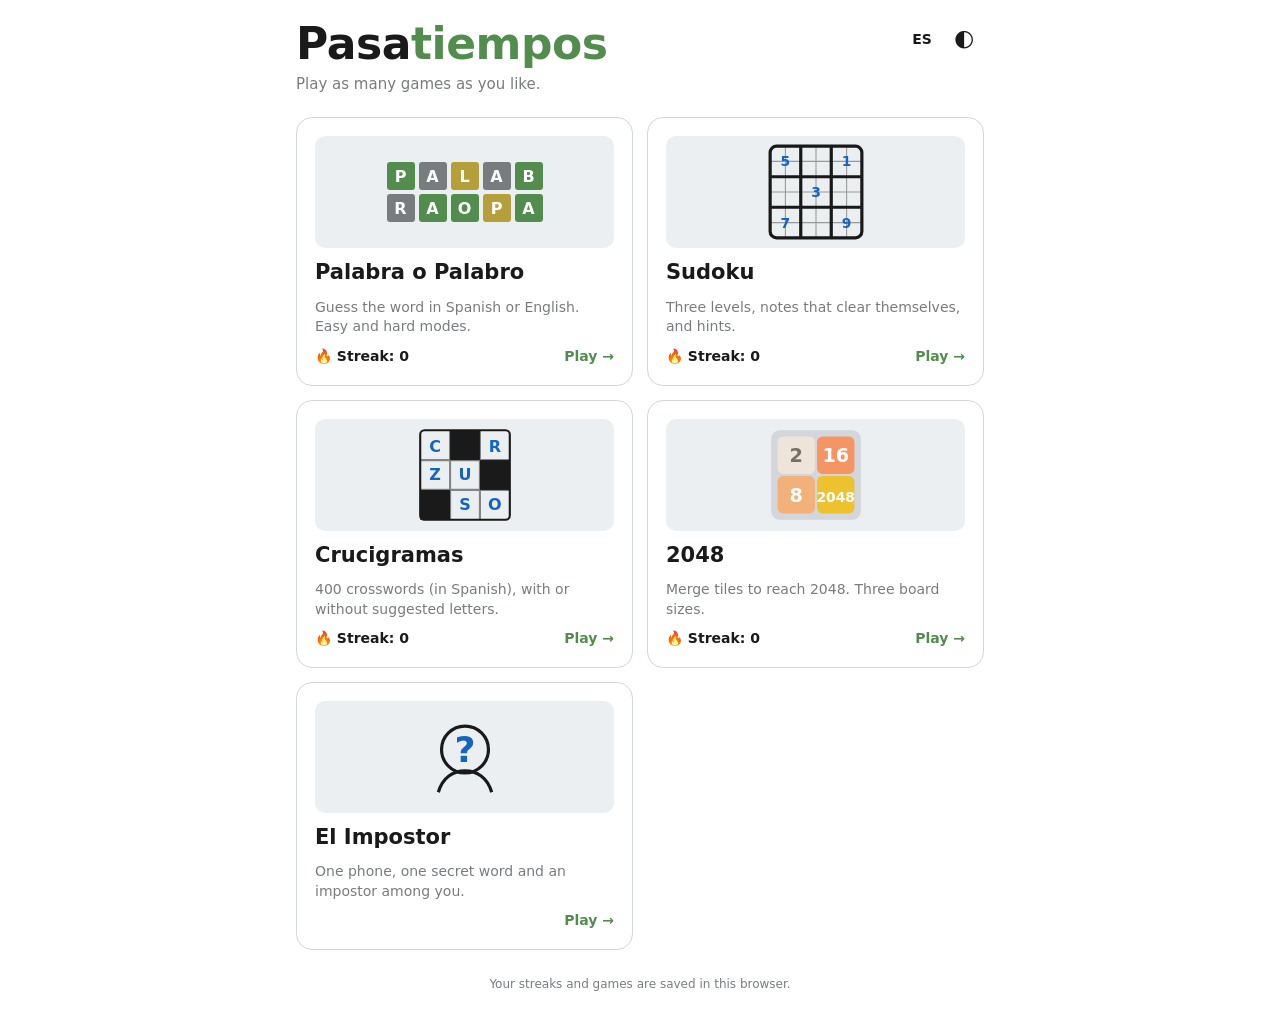
<file: index.html>
<!doctype html>
<html lang="es">
<head>
<meta charset="utf-8">
<meta name="viewport" content="width=device-width,initial-scale=1,viewport-fit=cover">
<meta name="theme-color" content="#121213">
<meta name="description" content="Pasatiempos: Palabra o Palabro, Sudoku, Crucigramas, 2048 y El Impostor. Juega todas las partidas que quieras, con rachas y niveles de dificultad.">
<title>Pasatiempos</title>
<script src="shared.js"></script>
<link rel="stylesheet" href="shared.css">
<link rel="icon" href="data:image/svg+xml,%3Csvg xmlns='http://www.w3.org/2000/svg' viewBox='0 0 32 32'%3E%3Crect width='32' height='32' rx='6' fill='%23538d4e'/%3E%3Ctext x='16' y='23' font-size='20' font-family='sans-serif' font-weight='700' text-anchor='middle' fill='white'%3EP%3C/text%3E%3C/svg%3E">
<style>
html,body{height:auto;min-height:100%}
body{background:var(--bg);color:var(--fg);font:16px/1.4 system-ui,-apple-system,"Segoe UI",Roboto,sans-serif;max-width:720px;margin:0 auto;padding:max(20px,env(safe-area-inset-top)) 16px max(24px,env(safe-area-inset-bottom))}
header{display:flex;justify-content:space-between;align-items:flex-start;gap:12px;margin-bottom:22px}
h1{margin:0;font-size:clamp(30px,9vw,44px);line-height:1.1;font-weight:800;letter-spacing:-.01em}
h1 span{color:var(--ok)}
.tag{margin:6px 0 0;color:var(--muted);font-size:15px}
.hb{display:flex;gap:2px}
.grid{display:grid;grid-template-columns:repeat(auto-fit,minmax(240px,1fr));gap:14px}
.card{display:flex;flex-direction:column;gap:10px;padding:18px;border:1px solid var(--line);border-radius:16px;background:var(--card);text-decoration:none;color:inherit;transition:transform .15s,box-shadow .15s,border-color .15s}
.card:hover,.card:focus-visible{transform:translateY(-3px);box-shadow:var(--shadow);border-color:var(--ok)}
.pv{height:112px;border-radius:10px;display:grid;place-items:center;overflow:hidden}
.pv.w{grid-template-columns:repeat(5,28px);grid-auto-rows:28px;gap:4px;align-content:center;justify-content:center;background:var(--peer)}
.pv.w i{width:100%;height:100%;display:grid;place-items:center;border-radius:3px;font:800 16px system-ui;font-style:normal;color:#fff}
.pv.w .lg{background:var(--ok)}.pv.w .ly{background:var(--mid)}.pv.w .ln{background:var(--no)}
.pv.s{background:var(--peer)}
.pv.s svg{width:96px;height:96px}
.card h2{margin:0;font-size:21px}
.card p{margin:0;color:var(--muted);font-size:14px}
.row{display:flex;justify-content:space-between;align-items:center;margin-top:auto;font-size:14px;font-weight:700}
.go{color:var(--ok)}
.streak{white-space:nowrap}
footer{margin-top:26px;text-align:center;color:var(--muted);font-size:12px}
</style>
</head>
<body>
<header>
  <div><h1>Pasa<span>tiempos</span></h1><p class="tag" id="tag"></p></div>
  <div class="hb"><button class="ib" id="bLang" aria-label="Idioma" style="font-size:14px;font-weight:700"></button><button class="ib" id="bTheme" aria-label="Tema">🌓</button></div>
</header>
<main class="grid" id="games">
  <noscript><p>Juegos: <a href="palabra/">Palabra o Palabro</a> · <a href="sudoku/">Sudoku</a> · <a href="crucigrama/">Crucigramas</a> · <a href="2048/">2048</a> · <a href="impostor/">El Impostor</a></p></noscript>
</main>
<footer id="foot"></footer>
<script>
"use strict";
const T = {
  es: { tag: "Juega todas las partidas que quieras.", go: "Jugar →", streak: "Racha", foot: "Tus rachas y partidas se guardan en este navegador." },
  en: { tag: "Play as many games as you like.", go: "Play →", streak: "Streak", foot: "Your streaks and games are saved in this browser." },
};
/* Lista única de juegos: para añadir uno nuevo basta con una entrada aquí (y su carpeta). */
const GAMES = [
  { href: "palabra/", title: "Palabra o Palabro", pv: "<div class=\"pv w\" aria-hidden=\"true\"><i class=\"lg\">P</i><i class=\"ln\">A</i><i class=\"ly\">L</i><i class=\"ln\">A</i><i class=\"lg\">B</i><i class=\"ln\">R</i><i class=\"lg\">A</i><i class=\"lg\">O</i><i class=\"ly\">P</i><i class=\"lg\">A</i></div>",
    desc: { es: "Adivina la palabra en español o inglés. Modo fácil y difícil.", en: "Guess the word in Spanish or English. Easy and hard modes." },
    streaks: () => ["es","en"].flatMap((l) => ["easy","hard"].map((m) => `pp.stats.${l}.${m}`)) },
  { href: "sudoku/", title: "Sudoku", pv: "<div class=\"pv s\" aria-hidden=\"true\"><svg viewBox=\"0 0 90 90\"><rect x=\"2\" y=\"2\" width=\"86\" height=\"86\" rx=\"6\" fill=\"none\" stroke=\"currentColor\" stroke-width=\"3\"/><path d=\"M30.7 2v86M59.3 2v86M2 30.7h86M2 59.3h86\" stroke=\"currentColor\" stroke-width=\"3\"/><path d=\"M16.3 2v86M45 2v86M73.7 2v86M2 16.3h86M2 45h86M2 73.7h86\" stroke=\"currentColor\" stroke-width=\"1\" opacity=\".4\"/><g font-family=\"system-ui\" font-size=\"13\" font-weight=\"700\" fill=\"var(--mine)\" text-anchor=\"middle\"><text x=\"16.3\" y=\"21\">5</text><text x=\"45\" y=\"50\">3</text><text x=\"73.7\" y=\"79\">9</text><text x=\"73.7\" y=\"21\">1</text><text x=\"16.3\" y=\"79\">7</text></g></svg></div>",
    desc: { es: "Tres niveles, notas que se borran solas y pistas.", en: "Three levels, notes that clear themselves, and hints." },
    streaks: () => ["easy","medium","hard"].map((d) => "sd.stats." + d) },
  { href: "crucigrama/", title: "Crucigramas", pv: "<div class=\"pv s\" aria-hidden=\"true\"><svg viewBox=\"0 0 90 90\"><g fill=\"none\" stroke=\"currentColor\" stroke-width=\"2\"><rect x=\"3\" y=\"3\" width=\"84\" height=\"84\" rx=\"4\"/><path d=\"M31 3v84M59 3v84M3 31h84M3 59h84\" opacity=\".5\"/></g><g fill=\"currentColor\"><rect x=\"31\" y=\"3\" width=\"28\" height=\"28\"/><rect x=\"3\" y=\"59\" width=\"28\" height=\"28\"/><rect x=\"59\" y=\"31\" width=\"28\" height=\"28\"/></g><g font-family=\"system-ui\" font-size=\"15\" font-weight=\"800\" fill=\"var(--mine)\" text-anchor=\"middle\"><text x=\"17\" y=\"23\">C</text><text x=\"73\" y=\"23\">R</text><text x=\"45\" y=\"50\">U</text><text x=\"17\" y=\"50\">Z</text><text x=\"73\" y=\"78\">O</text><text x=\"45\" y=\"78\">S</text></g></svg></div>",
    desc: { es: "400 crucigramas con pistas, con o sin letras sugeridas.", en: "400 crosswords (in Spanish), with or without suggested letters." },
    streaks: () => ["sin","con"].map((m) => "cw.stats." + m) },
  { href: "2048/", title: "2048", pv: "<div class=\"pv s\" aria-hidden=\"true\"><svg viewBox=\"0 0 90 90\"><rect x=\"3\" y=\"3\" width=\"84\" height=\"84\" rx=\"8\" fill=\"var(--line)\"/><g font-family=\"system-ui\" font-weight=\"800\" text-anchor=\"middle\"><rect x=\"9\" y=\"9\" width=\"35\" height=\"35\" rx=\"5\" fill=\"#eee4da\"/><text x=\"26.5\" y=\"33\" font-size=\"18\" fill=\"#776e65\">2</text><rect x=\"46\" y=\"9\" width=\"35\" height=\"35\" rx=\"5\" fill=\"#f59563\"/><text x=\"63.5\" y=\"33\" font-size=\"18\" fill=\"#fff\">16</text><rect x=\"9\" y=\"46\" width=\"35\" height=\"35\" rx=\"5\" fill=\"#f2b179\"/><text x=\"26.5\" y=\"70\" font-size=\"18\" fill=\"#fff\">8</text><rect x=\"46\" y=\"46\" width=\"35\" height=\"35\" rx=\"5\" fill=\"#edc22e\"/><text x=\"63.5\" y=\"70\" font-size=\"13\" fill=\"#fff\">2048</text></g></svg></div>",
    desc: { es: "Une las fichas hasta llegar a 2048. Tres tamaños de tablero.", en: "Merge tiles to reach 2048. Three board sizes." },
    streaks: () => ["easy","classic","hard"].map((m) => "g48.stats." + m) },
  { href: "impostor/", title: "El Impostor", pv: "<div class=\"pv s\" aria-hidden=\"true\"><svg viewBox=\"0 0 90 90\"><circle cx=\"45\" cy=\"38\" r=\"22\" fill=\"none\" stroke=\"currentColor\" stroke-width=\"3\"/><path d=\"M20 78c4-14 14-20 25-20s21 6 25 20\" fill=\"none\" stroke=\"currentColor\" stroke-width=\"3\"/><g font-family=\"system-ui\" font-weight=\"800\" text-anchor=\"middle\" fill=\"var(--mine)\"><text x=\"45\" y=\"50\" font-size=\"34\">?</text></g></svg></div>",
    desc: { es: "Un móvil, una palabra secreta y un impostor entre vosotros.", en: "One phone, one secret word and an impostor among you." },
    streaks: () => [] },
];

let UI = PAS.prefs().ui || ((navigator.language || "es").startsWith("en") ? "en" : "es");
const best = (keys) => Math.max(0, ...keys.map((k) => (PAS.get(k, {}) || {}).streak || 0));
function render() {
  const t = T[UI]; document.documentElement.lang = UI;
  $("tag").textContent = t.tag; $("foot").textContent = t.foot; $("bLang").textContent = UI === "es" ? "EN" : "ES";
  const box = $("games"); box.textContent = "";
  for (const g of GAMES) {
    const a = document.createElement("a"); a.className = "card"; a.href = g.href;
    let streak = 0; try { streak = best(g.streaks()); } catch { /* sin datos guardados */ }
    a.innerHTML = g.pv + `<h2>${g.title}</h2><p>${g.desc[UI]}</p><div class="row"><span class="streak">${g.streaks().length ? `🔥 ${t.streak}: ${streak}` : ""}</span><span class="go">${t.go}</span></div>`;
    box.appendChild(a);
  }
}
function $(id) { return document.getElementById(id); }
$("bLang").onclick = () => { UI = UI === "es" ? "en" : "es"; PAS.setPrefs({ ui: UI }); render(); };
$("bTheme").onclick = () => { const p = PAS.prefs().theme; PAS.setPrefs({ theme: p === "dark" ? "light" : p === "light" ? "auto" : "dark" }); };
render(); PAS.registerSW("sw.js");
addEventListener("pageshow", render);
</script>
</body>
</html>
</file>
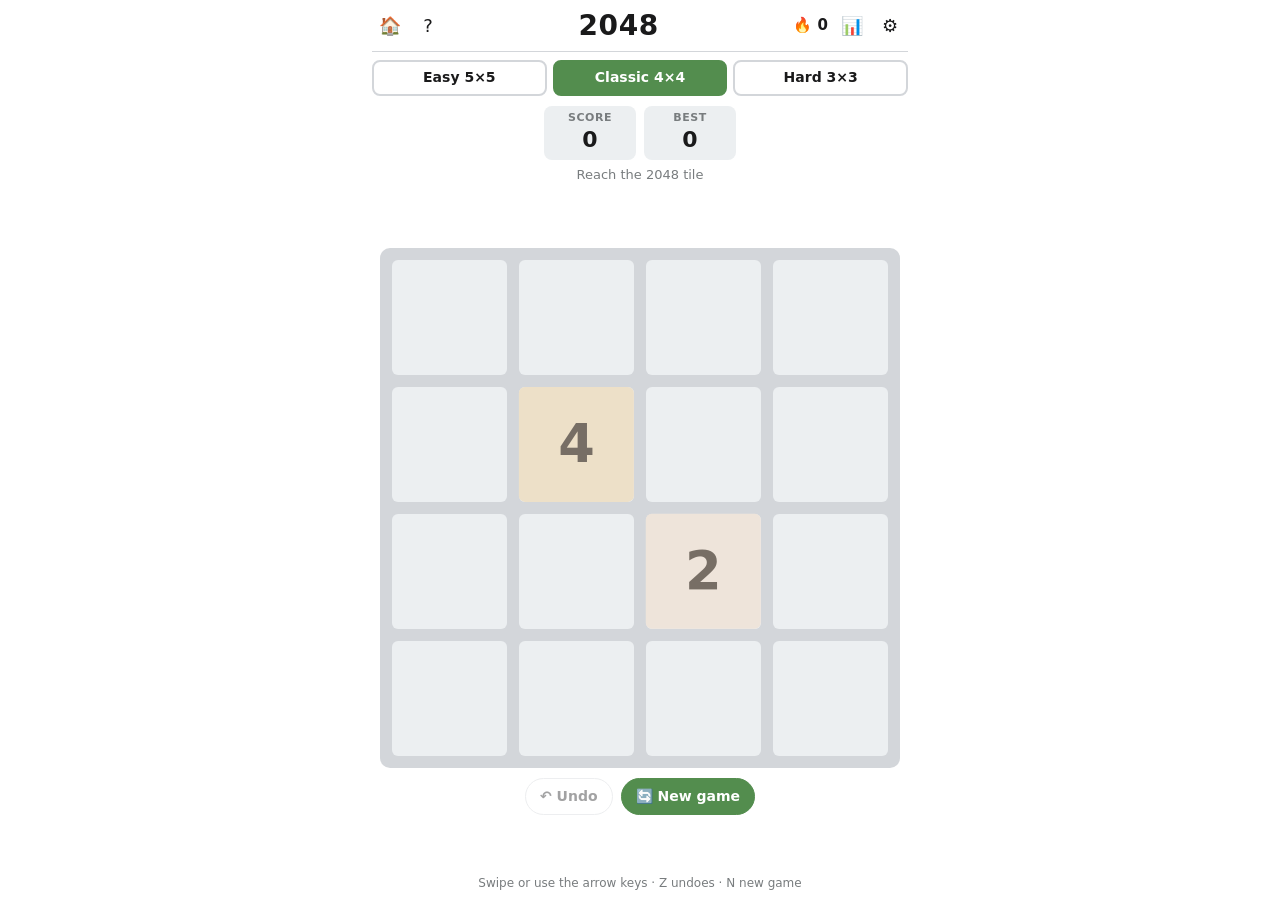
<file: 2048/index.html>
<!doctype html>
<html lang="es">
<head>
<meta charset="utf-8">
<meta name="viewport" content="width=device-width,initial-scale=1,viewport-fit=cover,user-scalable=no">
<meta name="theme-color" content="#121213">
<meta name="description" content="2048: desliza las fichas y únelas hasta llegar a 2048. Tres tamaños de tablero, racha de victorias y partidas ilimitadas.">
<title>2048 · Pasatiempos</title>
<script src="../shared.js"></script>
<link rel="stylesheet" href="../shared.css">
<link rel="icon" href="data:image/svg+xml,%3Csvg xmlns='http://www.w3.org/2000/svg' viewBox='0 0 32 32'%3E%3Crect width='32' height='32' rx='6' fill='%23edc22e'/%3E%3Ctext x='16' y='22' font-size='13' font-family='sans-serif' font-weight='800' text-anchor='middle' fill='white'%3E2048%3C/text%3E%3C/svg%3E">
<style>
body{background:var(--bg);color:var(--fg);font:16px/1.4 system-ui,-apple-system,"Segoe UI",Roboto,sans-serif;display:flex;flex-direction:column;
max-width:560px;margin:0 auto;padding:env(safe-area-inset-top) 12px env(safe-area-inset-bottom);overflow:hidden;touch-action:manipulation;user-select:none}
header{display:flex;align-items:center;justify-content:space-between;gap:6px;padding:6px 0;border-bottom:1px solid var(--line)}
header .ib{width:36px;height:36px;font-size:18px}
h1{font-size:clamp(20px,6vw,28px);margin:0;font-weight:800;letter-spacing:.02em}
.hbar{display:flex;gap:2px;align-items:center;min-width:76px}.hbar:last-child{justify-content:flex-end}
.streak{font-weight:700;font-size:15px;padding:0 4px;white-space:nowrap}
#modes{margin:8px 0 6px}#modes button{padding:6px 6px;font-size:14px;min-width:0}
.scores{display:flex;gap:8px;justify-content:center;margin:4px 0}
.sc{background:var(--peer);border-radius:8px;padding:4px 14px;text-align:center;min-width:92px}
.sc span{display:block;font-size:11px;font-weight:700;color:var(--muted);text-transform:uppercase;letter-spacing:.05em}
.sc b{font-size:22px;font-variant-numeric:tabular-nums}
.goal{text-align:center;color:var(--muted);font-size:13px;margin:2px 0 4px}
main{flex:1;min-height:0;display:flex;flex-direction:column;align-items:center;justify-content:center;gap:10px;padding:4px 0}
#wrap{width:min(100%,calc(100dvh - 330px),520px);aspect-ratio:1}
#board{container-type:inline-size;position:relative;width:100%;height:100%;background:var(--line);border-radius:10px;touch-action:none;overflow:hidden}
#cells,#tiles{--gap:2.4cqw;--pad:2.4cqw;--cell:calc((100cqw - 2 * var(--pad) - (var(--n) - 1) * var(--gap)) / var(--n))}
#cells{position:absolute;inset:0;display:grid;padding:var(--pad);gap:var(--gap);grid-template-columns:repeat(var(--n),1fr)}
.bc{background:var(--peer);border-radius:6px}
.tile{position:absolute;left:var(--pad);top:var(--pad);width:var(--cell);height:var(--cell);border-radius:6px;display:grid;place-items:center;font-weight:800;line-height:1;
font-size:calc(var(--cell) * .46);font-variant-numeric:tabular-nums;color:#776e65;background:#eee4da;
transform:translate(calc(var(--c) * (var(--cell) + var(--gap))),calc(var(--r) * (var(--cell) + var(--gap))));transition:transform 110ms ease-in-out}
.tile[data-l="3"]{font-size:calc(var(--cell) * .36)}.tile[data-l="4"]{font-size:calc(var(--cell) * .29)}.tile[data-l="5"],.tile[data-l="6"]{font-size:calc(var(--cell) * .23)}
.tile.v4{background:#ede0c8}.tile.v8{background:#f2b179;color:#fff}.tile.v16{background:#f59563;color:#fff}.tile.v32{background:#f67c5f;color:#fff}
.tile.v64{background:#f65e3b;color:#fff}.tile.v128{background:#edcf72;color:#fff}.tile.v256{background:#edcc61;color:#fff}.tile.v512{background:#edc850;color:#fff}
.tile.v1024{background:#edc53f;color:#fff}.tile.v2048{background:#edc22e;color:#fff;box-shadow:0 0 18px 4px #edc22e88}.tile.big{background:#3c3a32;color:#fff}
.tile.new{animation:appear 160ms 100ms backwards}.tile.pop{animation:pop 160ms}
@keyframes appear{from{scale:0;opacity:0}}@keyframes pop{50%{scale:1.18}}
.tools{display:flex;gap:8px;justify-content:center}
.hint{color:var(--muted);font-size:12px;text-align:center;padding-bottom:8px}
.help p{margin:8px 0;font-size:14px}
#toast{position:fixed;top:70px;left:50%;transform:translateX(-50%);background:var(--fg);color:var(--bg);padding:10px 16px;border-radius:8px;font-weight:700;font-size:14px;opacity:0;pointer-events:none;transition:opacity .2s;z-index:30}
#toast.on{opacity:1}
.times{display:grid;grid-template-columns:1fr 1fr;gap:6px;margin:0 0 14px;text-align:center}.times b{display:block;font-size:22px}.times span{font-size:11px;color:var(--muted)}
@media(prefers-reduced-motion:reduce){.tile{transition:none}}
</style>
</head>
<body>
<header>
  <div class="hbar"><a class="ib" href="../" aria-label="Pasatiempos" title="Pasatiempos">🏠</a><button class="ib" id="bHelp" aria-label="Ayuda">?</button></div>
  <h1>2048</h1>
  <div class="hbar"><span class="streak" id="streak" title="Racha"></span><button class="ib" id="bStats" aria-label="Estadísticas">📊</button><button class="ib" id="bSet" aria-label="Ajustes">⚙️</button></div>
</header>
<div class="seg" id="modes" role="group"></div>
<div class="scores"><div class="sc"><span id="lScore"></span><b id="score">0</b></div><div class="sc"><span id="lBest"></span><b id="best">0</b></div></div>
<div class="goal" id="goal"></div>
<main>
  <div id="wrap"><div id="board" role="application" aria-label="Tablero"><div id="cells"></div><div id="tiles"></div></div></div>
  <div class="tools"><button class="btn" id="bUndo"></button><button class="btn main" id="bNew"></button></div>
</main>
<div class="hint" id="hint"></div>
<div id="toast" role="status"></div>
<dialog id="dHelp"><button class="ib x" data-close aria-label="Cerrar">✕</button><div class="help" id="helpBody"></div></dialog>
<dialog id="dStats"><button class="ib x" data-close aria-label="Cerrar">✕</button><div id="statsBody"></div></dialog>
<dialog id="dSet"><button class="ib x" data-close aria-label="Cerrar">✕</button><div id="setBody"></div></dialog>
<dialog id="dEnd"><div id="endBody"></div></dialog>

<script src="engine.js"></script>
<script>
"use strict";
const E = G2048, MODES = { easy: { n: 5, goal: 2048 }, classic: { n: 4, goal: 2048 }, hard: { n: 3, goal: 256 } }, ORDER = ["easy", "classic", "hard"];
const T = {
  es: {
    easy: "Fácil 5×5", classic: "Clásico 4×4", hard: "Difícil 3×3", score: "Puntos", best: "Mejor", undo: "↶ Deshacer", newG: "🔄 Nueva partida",
    goal: (g) => `Llega a la ficha ${g}`, hint: "Desliza o usa las flechas · Z deshace · N nueva partida",
    abandon: "Si empiezas otra partida ahora, esta cuenta como perdida y tu racha vuelve a 0. ¿Continuar?",
    wonT: "¡Lo lograste!", wonP: (g) => `Llegaste a la ficha ${g}.`, keep: "Seguir jugando", over: "Sin movimientos", overP: "No quedan jugadas posibles.", maxTile: "Ficha máxima",
    played: "Jugadas", winPct: "% Victorias", streak: "Racha", bestStreak: "Mejor racha", bestScore: "Mejor puntuación", stats: "Estadísticas", settings: "Ajustes",
    language: "Idioma", theme: "Modo oscuro", themeAuto: "Auto", on: "Sí", off: "No", helpT: "Cómo jugar",
    h1: (g) => `Desliza las fichas con el dedo o con las flechas. Cuando dos fichas con el mismo número chocan, se unen en una con la suma. ¡Llega a la ficha ${g}!`,
    h2: "Tras cada movimiento aparece una ficha nueva (un 2 casi siempre, a veces un 4). Pierdes si el tablero se llena y no quedan uniones posibles.",
    h3: "Tamaños: Fácil 5×5 y Clásico 4×4 (meta 2048) y Difícil 3×3 (meta 256). Puedes jugar todas las partidas que quieras.",
    h4: "La racha cuenta las partidas ganadas seguidas en cada tamaño: perder o abandonar una partida a medias la reinicia a 0. Al ganar puedes seguir jugando para subir tu puntuación.",
    h5: "Teclado: flechas o WASD para mover, Z para deshacer la última jugada, N para una partida nueva.", mode: "Tamaño",
  },
  en: {
    easy: "Easy 5×5", classic: "Classic 4×4", hard: "Hard 3×3", score: "Score", best: "Best", undo: "↶ Undo", newG: "🔄 New game",
    goal: (g) => `Reach the ${g} tile`, hint: "Swipe or use the arrow keys · Z undoes · N new game",
    abandon: "If you start a new game now, this one counts as a loss and your streak resets to 0. Continue?",
    wonT: "You did it!", wonP: (g) => `You reached the ${g} tile.`, keep: "Keep playing", over: "No moves left", overP: "There are no possible moves.", maxTile: "Top tile",
    played: "Played", winPct: "Win %", streak: "Streak", bestStreak: "Best streak", bestScore: "Best score", stats: "Statistics", settings: "Settings",
    language: "Language", theme: "Dark mode", themeAuto: "Auto", on: "On", off: "Off", helpT: "How to play",
    h1: (g) => `Swipe the tiles with your finger or the arrow keys. When two tiles with the same number collide they merge into their sum. Reach the ${g} tile!`,
    h2: "A new tile appears after every move (usually a 2, sometimes a 4). You lose when the board fills up and no merges are left.",
    h3: "Sizes: Easy 5×5 and Classic 4×4 (goal 2048) and Hard 3×3 (goal 256). Play as many games as you like.",
    h4: "Your streak counts consecutive wins per size: losing or abandoning a game in progress resets it to 0. After winning you can keep playing for a higher score.",
    h5: "Keyboard: arrows or WASD to move, Z to undo the last move, N for a new game.", mode: "Size",
  },
};

/* ---------- utilidades ---------- */
const $ = (id) => document.getElementById(id);
const el = (tag, cls, txt) => { const e = document.createElement(tag); if (cls) e.className = cls; if (txt != null) e.textContent = txt; return e; };
let UI = PAS.prefs().ui || ((navigator.language || "es").startsWith("en") ? "en" : "es");
const t = () => T[UI];
let mode = PAS.get("g48.mode", "classic"); if (!MODES[mode]) mode = "classic";
const getStats = (m = mode) => Object.assign({ played: 0, wins: 0, streak: 0, best: 0, bestScore: 0, bestTile: 0 }, PAS.get("g48.stats." + m, {}));
const putStats = (s, m = mode) => PAS.set("g48.stats." + m, s);
const renderStreak = () => { $("streak").textContent = "🔥 " + getStats().streak; };

/* ---------- partida ---------- */
let G = null, elAt = [], busy = false, queued = null;
function freshGame(m) { const n = MODES[m].n; return { mode: m, n, goal: MODES[m].goal, grid: E.newGame(n), score: 0, won: false, over: false, moves: 0, prev: null }; }
const save = () => PAS.set("g48.game", G);
function recordResult(win) {
  const s = getStats(G.mode); s.played++;
  if (win) { s.wins++; s.streak++; s.best = Math.max(s.best, s.streak); } else s.streak = 0;
  putStats(s, G.mode); renderStreak();
}
function loadGame() {
  const g = PAS.get("g48.game", null), m = MODES[mode];
  const ok = g && g.mode === mode && g.n === m.n && Array.isArray(g.grid) && g.grid.length === m.n && g.grid.every((r) => Array.isArray(r) && r.length === m.n);
  G = ok ? Object.assign({ prev: null }, g) : freshGame(mode);
  if (!ok) save();
}

/* ---------- fichas (DOM) ---------- */
const cls = (v) => "tile " + (v > 2048 ? "big" : v >= 4 ? "v" + v : "");
function makeTile(v, r, c, extra) {
  const d = el("div", cls(v) + (extra ? " " + extra : ""), String(v)); d.dataset.l = String(String(v).length); d.style.setProperty("--r", r); d.style.setProperty("--c", c);
  $("tiles").appendChild(d); return d;
}
function setValue(d, v) { d.className = cls(v); d.textContent = String(v); d.dataset.l = String(String(v).length); }
function buildBoard() {
  const n = G.n; $("cells").textContent = ""; $("tiles").textContent = "";
  for (const id of ["cells", "tiles"]) $(id).style.setProperty("--n", n);
  $("cells").style.gridTemplateColumns = `repeat(${n},1fr)`;
  for (let i = 0; i < n * n; i++) $("cells").appendChild(el("div", "bc"));
  renderTiles();
}
function renderTiles() {
  $("tiles").textContent = ""; elAt = Array.from({ length: G.n }, () => Array(G.n).fill(null));
  G.grid.forEach((row, r) => row.forEach((v, c) => { if (v) elAt[r][c] = makeTile(v, r, c); }));
}
function renderInfo() {
  $("score").textContent = G.score; $("best").textContent = getStats(G.mode).bestScore;
  $("bUndo").disabled = !G.prev || G.over; renderStreak();
}
function renderStatic() {
  document.documentElement.lang = UI;
  const m = $("modes"); m.textContent = "";
  ORDER.forEach((k) => { const b = el("button", "", t()[k]); b.setAttribute("aria-pressed", String(k === mode)); b.onclick = () => switchMode(k); m.appendChild(b); });
  $("lScore").textContent = t().score; $("lBest").textContent = t().best; $("bUndo").textContent = t().undo; $("bNew").textContent = t().newG;
  $("goal").textContent = t().goal(MODES[mode].goal); $("hint").textContent = t().hint;
  if (G) renderInfo();
}

/* ---------- jugadas ---------- */
function setPos(d, r, c) { d.style.setProperty("--r", r); d.style.setProperty("--c", c); }
function doMove(dir) {
  if (!G || G.over || document.querySelector("dialog[open]")) return;
  if (busy) { queued = dir; return; }
  const r = E.move(G.grid, dir); if (!r.moved) return;
  busy = true; queued = null;
  G.prev = { grid: G.grid, score: G.score };
  const next = Array.from({ length: G.n }, () => Array(G.n).fill(null)), absorbed = [], merges = [];
  for (const tr of r.trace) {
    const d = elAt[tr.fr][tr.fc]; setPos(d, tr.tr, tr.tc);
    if (tr.merge) { absorbed.push(d); merges.push([tr.tr, tr.tc]); } else next[tr.tr][tr.tc] = d;
  }
  elAt = next; G.grid = r.grid; G.score += r.score; G.moves++;
  setTimeout(() => {
    absorbed.forEach((d) => d.remove());
    for (const [tr, tc] of merges) { const d = elAt[tr][tc]; setValue(d, G.grid[tr][tc]); d.classList.add("pop"); }
    const s = E.spawn(G.grid); if (s) { G.grid = s.grid; elAt[s.r][s.c] = makeTile(s.v, s.r, s.c, "new"); }
    afterMove(); busy = false;
    if (queued) { const q = queued; queued = null; doMove(q); }
  }, 115);
}
function afterMove() {
  const st = getStats(G.mode); let ch = false;
  if (G.score > st.bestScore) { st.bestScore = G.score; ch = true; }
  const mt = E.maxTile(G.grid); if (mt > st.bestTile) { st.bestTile = mt; ch = true; }
  if (ch) putStats(st, G.mode);
  let dlg = null;
  if (!G.won && mt >= G.goal) { G.won = true; recordResult(true); dlg = "won"; }
  if (!E.canMove(G.grid)) { G.over = true; if (!G.won) recordResult(false); dlg = "over"; }
  save(); renderInfo();
  if (dlg) setTimeout(() => showEnd(dlg), 350);
}
function undo() {
  if (!G || !G.prev || G.over || busy) return;
  G.grid = G.prev.grid; G.score = G.prev.score; G.prev = null; G.moves = Math.max(0, G.moves - 1);
  renderTiles(); save(); renderInfo();
}
async function newGame(force) {
  if (!force && G && G.moves > 0 && !G.won && !G.over) { if (!confirm(t().abandon)) return false; recordResult(false); }
  G = freshGame(mode); busy = false; queued = null; save(); buildBoard(); renderInfo(); return true;
}
function switchMode(k) {
  if (k === mode) return;
  if (G && G.moves > 0 && !G.won && !G.over) { if (!confirm(t().abandon)) return; recordResult(false); }
  mode = k; PAS.set("g48.mode", k); PAS.set("g48.game", null); loadGame(); renderStatic(); buildBoard();
}

/* ---------- diálogos ---------- */
const openDlg = (d) => { if (!d.open) d.showModal(); };
document.querySelectorAll("[data-close]").forEach((b) => b.addEventListener("click", () => b.closest("dialog").close()));
document.querySelectorAll("dialog").forEach((d) => d.addEventListener("click", (e) => { if (e.target === d && d.id !== "dEnd") d.close(); }));
function seg(parent, items, current, onPick) { const s = el("div", "seg"); items.forEach(([v, label]) => { const b = el("button", "", label); b.setAttribute("aria-pressed", String(v === current)); b.onclick = () => onPick(v); s.appendChild(b); }); parent.appendChild(s); }
function statsBlock(body, m) {
  const s = getStats(m), g = el("div", "stats");
  [[s.played, t().played], [s.played ? Math.round((s.wins / s.played) * 100) : 0, t().winPct], [s.streak, t().streak], [s.best, t().bestStreak]].forEach(([v, l]) => { const c = el("div"); c.append(el("b", "", v), el("span", "", l)); g.appendChild(c); });
  body.appendChild(g);
  const tm = el("div", "times");
  [[s.bestScore, t().bestScore], [s.bestTile || "–", t().maxTile]].forEach(([v, l]) => { const c = el("div"); c.append(el("b", "", v), el("span", "", l)); tm.appendChild(c); });
  body.appendChild(tm);
}
function showEnd(kind) {
  const b = $("endBody"); b.textContent = ""; const res = el("div", "res");
  if (kind === "won") res.append(el("div", "w", t().wonT), el("p", "", t().wonP(G.goal)));
  else res.append(el("div", "w", t().over), el("p", "", `${t().overP} ${t().score}: ${G.score}`));
  b.appendChild(res); statsBlock(b, G.mode);
  const a = el("div", "acts");
  if (kind === "won" && !G.over) { const k = el("button", "btn", t().keep); k.onclick = () => $("dEnd").close(); a.appendChild(k); }
  const n = el("button", "btn main", t().newG); n.onclick = () => { $("dEnd").close(); newGame(true); }; a.appendChild(n);
  b.appendChild(a); openDlg($("dEnd"));
}
function showStats(m = mode) {
  const b = $("statsBody"); b.textContent = ""; b.appendChild(el("h2", "", t().stats));
  const wrap = el("div"); wrap.style.marginBottom = "12px"; b.appendChild(wrap); seg(wrap, ORDER.map((k) => [k, t()[k]]), m, (k) => showStats(k));
  statsBlock(b, m); openDlg($("dStats"));
}
function showSettings() {
  const b = $("setBody"); b.textContent = ""; b.appendChild(el("h2", "", t().settings)); const P0 = PAS.prefs();
  const opt = (title, items, cur, fn) => { const o = el("div", "opt"); o.appendChild(el("p", "", title)); seg(o, items, cur, fn); b.appendChild(o); };
  opt(t().language, [["es", "Español"], ["en", "English"]], UI, (v) => { UI = v; PAS.setPrefs({ ui: v }); renderStatic(); showSettings(); });
  opt(t().theme, [["auto", t().themeAuto], ["dark", t().on], ["light", t().off]], P0.theme || "auto", (v) => { PAS.setPrefs({ theme: v }); showSettings(); });
  openDlg($("dSet"));
}
function showHelp() {
  const b = $("helpBody"); b.textContent = ""; b.appendChild(el("h2", "", t().helpT));
  [t().h1(MODES[mode].goal), t().h2, t().h3, t().h4, t().h5].forEach((x) => b.appendChild(el("p", "", x))); openDlg($("dHelp"));
}

/* ---------- eventos ---------- */
const KEYS = { ArrowLeft: "left", ArrowRight: "right", ArrowUp: "up", ArrowDown: "down", a: "left", d: "right", w: "up", s: "down", A: "left", D: "right", W: "up", S: "down" };
document.addEventListener("keydown", (e) => {
  if (e.ctrlKey || e.metaKey || e.altKey || document.querySelector("dialog[open]")) return;
  if (KEYS[e.key]) { e.preventDefault(); doMove(KEYS[e.key]); }
  else if (e.key === "z" || e.key === "Z") undo(); else if (e.key === "n" || e.key === "N") newGame(false);
});
let t0 = null;
const wrap = $("wrap");
wrap.addEventListener("touchstart", (e) => { if (e.touches.length === 1) t0 = [e.touches[0].clientX, e.touches[0].clientY]; }, { passive: true });
wrap.addEventListener("touchmove", (e) => { if (t0) e.preventDefault(); }, { passive: false });
wrap.addEventListener("touchend", (e) => {
  if (!t0) return; const t1 = e.changedTouches[0], dx = t1.clientX - t0[0], dy = t1.clientY - t0[1]; t0 = null;
  if (Math.max(Math.abs(dx), Math.abs(dy)) < 24) return;
  doMove(Math.abs(dx) > Math.abs(dy) ? (dx > 0 ? "right" : "left") : dy > 0 ? "down" : "up");
});
// ratón: arrastrar también funciona
let m0 = null; wrap.addEventListener("pointerdown", (e) => { if (e.pointerType === "mouse") m0 = [e.clientX, e.clientY]; });
addEventListener("pointerup", (e) => { if (!m0 || e.pointerType !== "mouse") return; const dx = e.clientX - m0[0], dy = e.clientY - m0[1]; m0 = null; if (Math.max(Math.abs(dx), Math.abs(dy)) < 30) return; doMove(Math.abs(dx) > Math.abs(dy) ? (dx > 0 ? "right" : "left") : dy > 0 ? "down" : "up"); });
$("bUndo").onclick = undo; $("bNew").onclick = () => newGame(false);
$("bHelp").onclick = showHelp; $("bStats").onclick = () => showStats(); $("bSet").onclick = showSettings;

/* ---------- arranque ---------- */
loadGame(); renderStatic(); buildBoard();
PAS.registerSW("../sw.js");
</script>
</body>
</html>
</file>
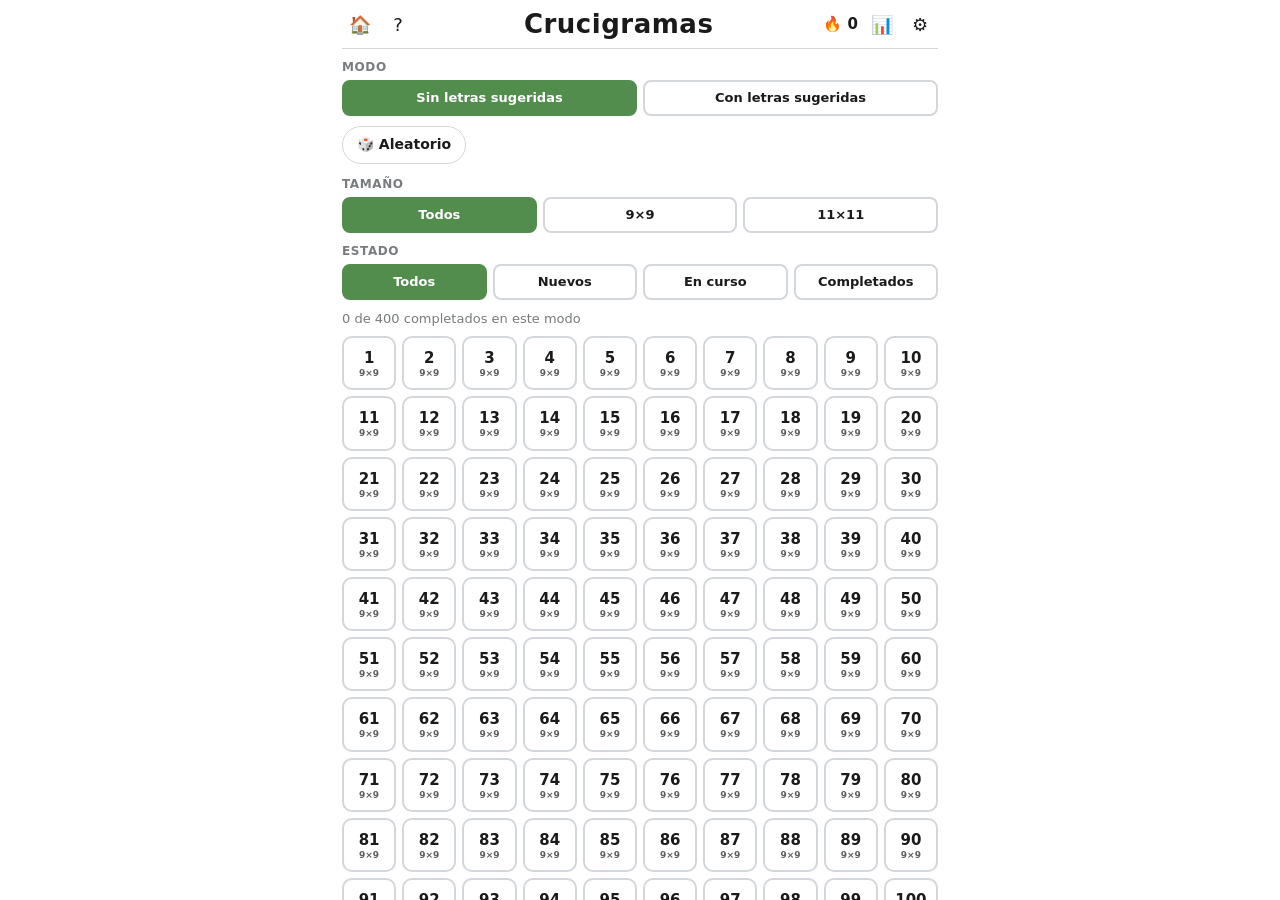
<file: crucigrama/index.html>
<!doctype html>
<html lang="es">
<head>
<meta charset="utf-8">
<meta name="viewport" content="width=device-width,initial-scale=1,viewport-fit=cover,user-scalable=no">
<meta name="theme-color" content="#121213">
<meta name="description" content="400 crucigramas en español con pistas. Modo sin letras sugeridas o con letras sugeridas, y ayudas limitadas por crucigrama.">
<title>Crucigramas · Pasatiempos</title>
<script src="../shared.js"></script>
<link rel="stylesheet" href="../shared.css">
<link rel="icon" href="data:image/svg+xml,%3Csvg xmlns='http://www.w3.org/2000/svg' viewBox='0 0 32 32'%3E%3Crect width='32' height='32' rx='6' fill='%23b59f3b'/%3E%3Cpath d='M4 4h8v8H4zM12 12h8v8h-8zM20 20h8v8h-8z' fill='white'/%3E%3C/svg%3E">
<style>
body{background:var(--bg);color:var(--fg);font:16px/1.4 system-ui,-apple-system,"Segoe UI",Roboto,sans-serif;display:flex;flex-direction:column;
max-width:620px;margin:0 auto;padding:env(safe-area-inset-top) 12px env(safe-area-inset-bottom);overflow:hidden;touch-action:manipulation;user-select:none}
header{display:flex;align-items:center;justify-content:space-between;gap:6px;padding:6px 0;border-bottom:1px solid var(--line)}
header .ib{width:36px;height:36px;font-size:18px}
h1{font-size:clamp(18px,5vw,26px);margin:0;font-weight:800;letter-spacing:.02em}
.hbar{display:flex;gap:2px;align-items:center;min-width:76px}.hbar:last-child{justify-content:flex-end}
.streak{font-weight:700;font-size:15px;padding:0 4px;white-space:nowrap}
[hidden]{display:none!important}
/* ---- lista ---- */
#list{flex:1;min-height:0;overflow:auto;padding:10px 0 16px}
.fil{margin:0 0 10px}.fil p{margin:0 0 4px;font-size:12px;font-weight:700;color:var(--muted);text-transform:uppercase;letter-spacing:.05em}
.fil .seg button{padding:7px 6px;font-size:13px;min-width:0}
.cont{display:flex;gap:8px;margin:4px 0 12px;flex-wrap:wrap}
.pz{display:grid;grid-template-columns:repeat(auto-fill,minmax(52px,1fr));gap:6px}
.pz button{aspect-ratio:1;border-radius:10px;border:2px solid var(--line);font-weight:700;font-size:15px;position:relative;background:var(--card)}
.pz button.p{background:var(--sel);border-color:transparent}
.pz button.d{background:var(--ok);border-color:transparent;color:#fff}
.pz button.d.s::after{content:"★";position:absolute;right:4px;top:0;font-size:11px;color:#ffd54f}
.pz button small{display:block;font-size:9px;font-weight:600;opacity:.7;line-height:1}
.sum{font-size:13px;color:var(--muted);margin:2px 0 8px}
/* ---- juego (estilo autodefinido: las pistas van dentro de la cuadrícula) ---- */
:root{--lc:#fff;--lt:#1a1a1b;--cc:#ececf3;--ct:#222;--hatch:#9a9ab0;--wsel:#cfe3f7;--csel:#7db4ea;--acc:#4a47a3;--bd:#b9bac8;--rc:#2e7d32}
@media(prefers-color-scheme:dark){:root:not([data-theme="light"]){--lc:#6b6b7e;--lt:#fff;--cc:#101012;--ct:#f2f2f2;--hatch:#555566;--wsel:#4a78a8;--csel:#3f86c9;--bd:#1d1d22;--rc:#9be7a8}}
:root[data-theme="dark"]{--lc:#6b6b7e;--lt:#fff;--cc:#101012;--ct:#f2f2f2;--hatch:#555566;--wsel:#4a78a8;--csel:#3f86c9;--bd:#1d1d22;--rc:#9be7a8}
body.ingame>header{display:none}
#game{flex:1;min-height:0;display:flex;flex-direction:column}
.top{display:flex;align-items:center;gap:2px;padding:6px 0}
.top .ib{width:42px;height:42px;font-size:24px}
.top #timer{flex:1;text-align:center;font-size:14px;font-weight:700;color:var(--muted);font-variant-numeric:tabular-nums}
.top .acc{background:var(--acc);color:#fff;font-weight:700;font-size:17px;padding:9px 16px;border-radius:10px}
#wrap{position:relative;flex:1;min-height:0;display:flex}
#scroll{flex:1;min-height:0;overflow:auto;display:flex;touch-action:pan-x pan-y;border:1px solid var(--bd);border-radius:4px;background:var(--bd)}
#board{display:grid;margin:auto;gap:1px;background:var(--bd);flex:none}
#board.paused{filter:blur(14px)}
#board>div{min-width:0;min-height:0;position:relative}
.c{background:var(--lc);color:var(--lt);display:grid;place-items:center;cursor:pointer}
.c .v{font-size:calc(var(--cs) * .56);font-weight:600;text-transform:uppercase;line-height:1}
.c.w{background:var(--wsel)}.c.sel{background:var(--csel)}
.c.g{box-shadow:inset 0 -3px 0 var(--acc)}
.c.r .v{color:var(--rc)}
.c.x{background:var(--errbg)}.c.x .v{color:var(--err)}
.c.hint{outline:3px solid var(--ok);outline-offset:-3px;z-index:1}
.k{background:var(--cc);color:var(--ct);display:flex;flex-direction:column;overflow:hidden}
.k .q{flex:1;min-height:0;display:grid;place-items:center;text-align:center;text-transform:uppercase;line-height:1.04;padding:1px 5px 1px 2px;font-weight:600;hyphens:auto;-webkit-hyphens:auto;overflow-wrap:break-word;overflow:hidden;position:relative;cursor:pointer}
.k .q.D{padding:1px 2px 5px 2px}
.k .q+.q{border-top:1px solid var(--bd)}
.k .q.on{background:var(--acc);color:#fff}
.q.A::after{content:"";position:absolute;right:0;top:50%;margin-top:-4px;border:4px solid transparent;border-left:5px solid currentColor;border-right:0}
.q.D::after{content:"";position:absolute;bottom:0;left:50%;margin-left:-4px;border:4px solid transparent;border-top:5px solid currentColor;border-bottom:0}
.z{background-color:var(--cc);background-image:linear-gradient(to top right,transparent calc(50% - 1px),var(--hatch) calc(50% - 1px),var(--hatch) calc(50% + 1px),transparent calc(50% + 1px))}
#pause{position:absolute;inset:0;display:grid;place-items:center;z-index:3}
#clue{display:flex;align-items:center;gap:6px;border-top:1px solid var(--line);border-bottom:1px solid var(--line);padding:6px 2px;min-height:64px;margin-top:6px}
#clue button{width:44px;height:44px;font-size:30px;flex:none;color:var(--muted)}
#clueT{flex:1;font-size:clamp(17px,5.4vw,24px);font-weight:600;line-height:1.2;text-align:center}
#clueT small{display:block;font-size:12px;color:var(--muted);font-weight:600}
#slots{display:flex;justify-content:center;gap:6px;padding:10px 0 4px;min-height:62px}
.sl{width:min(46px,calc((100% - 6px * (var(--len) - 1)) / var(--len)));height:46px;border-bottom:4px solid var(--muted);display:grid;place-items:center;font-size:28px;font-weight:700;text-transform:uppercase;border-radius:6px 6px 0 0}
.sl.f{background:var(--acc);color:#fff;border-bottom-color:#2d2a77}
.sl.cur:not(.f){border-bottom-color:var(--csel)}
.sl.x{background:var(--err);color:#fff}
#bank{display:grid;grid-template-columns:repeat(8,1fr);gap:7px;padding:8px 4px calc(10px + env(safe-area-inset-bottom))}
.bk{height:clamp(42px,6.6dvh,54px);border-radius:8px;background:var(--key);color:var(--key-fg);font-size:26px;font-weight:500;text-transform:uppercase;box-shadow:0 3px 0 #0003}
.bk:active{filter:brightness(.9);transform:translateY(2px);box-shadow:none}
.bk.del{font-size:22px}
.aid{display:grid;grid-template-columns:40px 1fr;grid-template-rows:auto auto;align-items:center;text-align:left;width:100%;padding:10px 12px;margin:8px 0;border:1px solid var(--line);border-radius:12px;column-gap:8px}
.aid b{grid-row:1/3;font-size:26px;font-weight:400}.aid span{font-weight:700}.aid i{font-style:normal;font-size:12px;color:var(--muted)}
.aid:disabled{opacity:.4}.aid:not(:disabled):hover{background:var(--line)}
.help p{margin:8px 0;font-size:14px}
.cl{display:grid;grid-template-columns:1fr 1fr;gap:10px;max-height:60dvh;overflow:auto;font-size:13px}
.cl h3{margin:0 0 6px;font-size:13px;text-transform:uppercase;letter-spacing:.05em;color:var(--muted)}
.cl button{display:block;width:100%;text-align:left;padding:5px 6px;border-radius:6px;line-height:1.25}
.cl button:hover,.cl button.on{background:var(--sel)}
.cl button.ok{opacity:.45;text-decoration:line-through}
.cl b{color:var(--ok)}
#load{position:fixed;inset:0;display:grid;place-items:center;background:var(--bg);z-index:20;font-weight:700;color:var(--muted)}
.times{display:grid;grid-template-columns:1fr 1fr;gap:6px;margin:0 0 14px;text-align:center}
.times b{display:block;font-size:22px}.times span{font-size:11px;color:var(--muted)}
@keyframes win{40%{transform:scale(1.03)}}
#board.won{animation:win .6s}
</style>
</head>
<body>
<header>
  <div class="hbar"><a class="ib" href="../" aria-label="Pasatiempos" title="Pasatiempos">🏠</a><button class="ib" id="bHelp" aria-label="Ayuda">?</button></div>
  <h1>Crucigramas</h1>
  <div class="hbar"><span class="streak" id="streak" title="Racha"></span><button class="ib" id="bStats" aria-label="Estadísticas">📊</button><button class="ib" id="bSet" aria-label="Ajustes">⚙️</button></div>
</header>

<section id="list">
  <div class="fil"><p>Modo</p><div class="seg" id="fMode"></div></div>
  <div class="cont" id="cont"></div>
  <div class="fil"><p>Tamaño</p><div class="seg" id="fSize"></div></div>
  <div class="fil"><p>Estado</p><div class="seg" id="fState"></div></div>
  <div class="sum" id="sum"></div>
  <div class="pz" id="pz"></div>
</section>

<section id="game" hidden>
  <div class="top">
    <button class="ib" id="bBack" aria-label="Volver a la lista">←</button>
    <button class="ib" id="bClues" aria-label="Lista de pistas">☰</button>
    <button class="ib" id="bTheme" aria-label="Cambiar tema">☀</button>
    <button id="timer" aria-label="Pausa">00:00</button>
    <button class="acc" id="bAid">Pistas</button>
  </div>
  <div id="wrap"><div id="scroll"><div id="board" role="grid"></div></div><div id="pause" hidden><button class="btn main" id="bResume">Continuar</button></div></div>
  <div id="clue"><button id="cPrev" aria-label="Pista anterior">‹</button><div id="clueT"></div><button id="cNext" aria-label="Pista siguiente">›</button></div>
  <div id="slots"></div>
  <div id="bank"></div>
</section>

<div id="toast" role="status"></div>
<div id="load">Cargando…</div>
<dialog id="dHelp"><button class="ib x" data-close aria-label="Cerrar">✕</button><div class="help" id="helpBody"></div></dialog>
<dialog id="dStats"><button class="ib x" data-close aria-label="Cerrar">✕</button><div id="statsBody"></div></dialog>
<dialog id="dSet"><button class="ib x" data-close aria-label="Cerrar">✕</button><div id="setBody"></div></dialog>
<dialog id="dAid"><button class="ib x" data-close aria-label="Cerrar">✕</button><div id="aidBody"></div></dialog>
<dialog id="dClues"><button class="ib x" data-close aria-label="Cerrar">✕</button><div id="cluesBody"></div></dialog>

<script>
"use strict";
const MODES = { sin: "Sin letras sugeridas", con: "Con letras sugeridas" };
const MAX_LETTERS = 3, MAX_WORDS = 1;
const $ = (id) => document.getElementById(id);
const el = (tag, cls, txt) => { const e = document.createElement(tag); if (cls) e.className = cls; if (txt != null) e.textContent = txt; return e; };
const fmt = (ms) => { const s = Math.floor(ms / 1000); return `${String(Math.floor(s / 60)).padStart(2, "0")}:${String(s % 60).padStart(2, "0")}`; };
const norm = (w) => w.toLowerCase().replace(/ñ/g, "\u0001").normalize("NFD").replace(/[̀-ͯ]/g, "").replace(/\u0001/g, "ñ");

/* ---------- ajustes, estado y estadísticas ---------- */
let S = Object.assign({ mode: "sin", size: 0, state: "all" }, PAS.get("cw.settings", {}));
if (!MODES[S.mode]) S.mode = "sin";
const saveSettings = () => PAS.set("cw.settings", S);
const pkey = (id, mode = S.mode) => `cw.p.${mode}.${id}`;
const getStats = (mode = S.mode) => Object.assign({ done: 0, perfect: 0, streak: 0, best: 0, bestTime: {}, total: {} }, PAS.get("cw.stats." + mode, {}));
const renderStreak = () => { $("streak").textContent = "🔥 " + getStats().streak; };

/* ---------- datos ---------- */
let META = null; const PACKS = new Map();
async function loadMeta() { if (!META) META = await (await fetch("data/index.json")).json(); return META; }
async function getPuzzle(id) {
  const meta = await loadMeta(), pi = Math.floor((id - 1) / meta.pack), file = meta.files[pi];
  if (!PACKS.has(file)) { const p = fetch("data/" + file).then((r) => { if (!r.ok) throw new Error(r.status); return r.json(); }); PACKS.set(file, p); p.catch(() => PACKS.delete(file)); }
  return (await PACKS.get(file)).find((q) => q.id === id);
}
const sizeOf = (id) => META.sizes.find((s) => id >= s.from && id <= s.to).n;

/* ---------- partida ---------- */
let P = null, ST = null, SLOTS = [], CELL = [], sel = -1, dir = "A", wrong = new Set(), hintCell = -1, last = 0, paused = false;
function buildSlots(p) {
  const N = p.n, g = p.g, out = [], black = (c) => g[c] === "#";
  const add = (cells, d) => { if (cells.length >= 3) out.push({ dir: d, cells }); };
  for (let r = 0; r < N; r++) { let cur = []; for (let c = 0; c <= N; c++) { if (c < N && !black(r * N + c)) cur.push(r * N + c); else { add(cur, "A"); cur = []; } } }
  for (let c = 0; c < N; c++) { let cur = []; for (let r = 0; r <= N; r++) { if (r < N && !black(r * N + c)) cur.push(r * N + c); else { add(cur, "D"); cur = []; } } }
  const starts = [...new Set(out.map((s) => s.cells[0]))].sort((a, b) => a - b), num = new Map(starts.map((c, i) => [c, i + 1]));
  for (const d of ["A", "D"]) out.filter((s) => s.dir === d).sort((a, b) => num.get(a.cells[0]) - num.get(b.cells[0])).forEach((s, i) => { const k = (d === "A" ? p.a : p.d)[i]; s.num = k[0]; s.clue = k[2]; });
  CELL = Array.from({ length: N * N }, () => ({ A: -1, D: -1 }));
  out.forEach((s, i) => s.cells.forEach((c) => (CELL[c][s.dir] = i)));
  return out;
}
const isGiven = (i) => S_mode() === "con" && P.h[i] === "1";
const S_mode = () => ST.mode;
const correct = (i) => ST.v[i] === P.g[i] || !!(P.x && P.x[i] && ST.v[i] !== "." && P.x[i].includes(ST.v[i]));   // x: letras alternativas válidas en casillas sin cruce
const locked = (i) => isGiven(i) || ST.r[i] === "1";
const slotDone = (s) => s.cells.every(correct);

function newState(p, mode) {
  const v = Array.from(p.g, (ch, i) => (ch === "#" ? "#" : mode === "con" && p.h[i] === "1" ? ch : "."));
  return { mode, v: v.join(""), r: "0".repeat(p.n * p.n), lu: 0, wu: 0, el: 0, done: false, helped: false };
}
function save() { if (P) PAS.set(pkey(P.id, ST.mode), { v: ST.v, r: ST.r, lu: ST.lu, wu: ST.wu, el: Math.round(ST.el), done: ST.done, helped: ST.helped }); if (P && !ST.done) PAS.set("cw.last", { id: P.id, mode: ST.mode }); }
async function openPuzzle(id, mode) {
  $("load").hidden = false;
  try { await loadMeta(); P = await getPuzzle(id); } catch { toast("No se pudo cargar el crucigrama"); $("load").hidden = true; return; }
  const saved = PAS.get(pkey(id, mode), null), base = newState(P, mode);
  ST = saved && saved.v && saved.v.length === base.v.length ? Object.assign(base, saved, { mode }) : base;
  SLOTS = buildSlots(P); wrong = new Set(); hintCell = -1; paused = false; last = performance.now();
  const first = SLOTS.findIndex((s) => s.dir === "A" && !slotDone(s)); const s0 = SLOTS[first < 0 ? 0 : first];
  dir = s0.dir; sel = s0.cells.find((c) => !correct(c)) ?? s0.cells[0];
  $("list").hidden = true; $("game").hidden = false; $("load").hidden = true;
  document.body.classList.add("ingame"); $("timer").title = MODES[mode]; buildBoard(); renderAll(); save();
  if (ST.done) setTimeout(showResult, 200);
}

/* ---------- tablero (estilo autodefinido) ----------
 * Se dibuja una cuadrícula ampliada de (n+1)×(n+1): la pista de cada palabra va en la casilla que la precede
 * (una casilla negra o la fila/columna extra del borde). Los índices del juego siguen siendo los del crucigrama original. */
let cells = [], M = 0, CS = 36, QS = [], bankSlot = -1, lastSel = -2;
const FS_MAX = 15, FS_MIN = 8.5;
function fitClue(q) {                    // mayor tamaño de letra con el que la pista cabe entera en su recuadro
  let lo = FS_MIN, hi = FS_MAX, best = FS_MIN;
  const fits = (f) => { q.style.fontSize = f + "px"; return q.scrollHeight <= q.clientHeight + 1 && q.scrollWidth <= q.clientWidth + 1; };
  if (fits(hi)) return hi;
  while (hi - lo > 0.5) { const m = (lo + hi) / 2; if (fits(m)) { best = m; lo = m; } else hi = m; }
  q.style.fontSize = best + "px"; return best;
}
function layout(force) {
  if (!P) return; const avail = Math.min(innerWidth, 900) - 26; CS = force || Math.min(88, Math.max(66, Math.floor(avail / M)));
  if (force) return place();
  let bad = place(); while (bad && CS < 128) { CS += 6; bad = place(); }   // si alguna pista no cabe, se agranda la cuadrícula (se desplaza con el dedo)
  return bad;
}
function place() {
  const b = $("board");
  b.style.setProperty("--cs", CS + "px"); b.style.gridTemplateColumns = `repeat(${M},${CS}px)`; b.style.gridAutoRows = CS + "px";
  let bad = 0; for (const x of QS) { const f = fitClue(x.q); x.q.classList.toggle("tight", f <= FS_MIN); if (!(x.q.scrollHeight <= x.q.clientHeight + 1)) bad++; }
  return bad;
}
function buildBoard() {
  M = P.n + 1; const b = $("board"); b.textContent = ""; b.classList.remove("won", "paused"); $("pause").hidden = true; cells = new Array(P.n * P.n); QS = []; bankSlot = -1; lastSel = -2;
  const host = new Map();                 // casilla de la cuadrícula ampliada -> {A: palabra horizontal, D: palabra vertical}
  SLOTS.forEach((s, si) => { const st = s.cells[0], r = (st / P.n) | 0, c = st % P.n, vi = s.dir === "A" ? (r + 1) * M + c : r * M + (c + 1); const o = host.get(vi) || {}; o[s.dir] = si; host.set(vi, o); });
  for (let vr = 0; vr < M; vr++) for (let vc = 0; vc < M; vc++) {
    const vi = vr * M + vc, oi = vr > 0 && vc > 0 ? (vr - 1) * P.n + (vc - 1) : -1;
    let d;
    if (oi >= 0 && P.g[oi] !== "#") { d = el("div", "c"); d.dataset.i = oi; d.setAttribute("role", "gridcell"); const v = el("span", "v"); d.appendChild(v); cells[oi] = { d, v, key: "" }; }
    else if (host.has(vi)) { d = el("div", "k"); const h = host.get(vi); for (const dd of ["A", "D"]) if (h[dd] !== undefined) { const si = h[dd], q = el("div", "q " + dd, SLOTS[si].clue); q.dataset.s = si; d.appendChild(q); QS.push({ q, text: SLOTS[si].clue, si, on: false }); } }
    else d = el("div", "z");
    b.appendChild(d);
  }
  layout();
}
const curSlot = () => { const si = sel >= 0 ? CELL[sel][dir] : -1; return si >= 0 ? SLOTS[si] : null; };
function renderAll() {
  const s = curSlot(), inW = new Set(s ? s.cells : []), si = s ? SLOTS.indexOf(s) : -1;
  for (let i = 0; i < P.n * P.n; i++) {
    if (P.g[i] === "#") continue;
    const c = cells[i], v = ST.v[i] === "." ? "" : ST.v[i];
    let cls = "c" + (isGiven(i) ? " g" : "") + (ST.r[i] === "1" ? " r" : "");
    if (i === sel) cls += " sel"; else if (inW.has(i)) cls += " w";
    if (wrong.has(i)) cls += " x"; if (i === hintCell) cls += " hint";
    const key = cls + "|" + v; if (key === c.key) continue; c.key = key; c.d.className = cls; c.v.textContent = v;
  }
  for (const x of QS) { const on = x.si === si; if (on !== x.on) { x.on = on; x.q.classList.toggle("on", on); } }
  const L = $("clueT"); L.textContent = "";
  if (s) { L.append(document.createTextNode(s.clue)); L.append(el("small", "", `${s.num}${s.dir === "A" ? " horizontal" : " vertical"} · ${s.cells.length} letras`)); }
  renderBottom(s, si);
  $("timer").textContent = (paused ? "⏸ " : "") + fmt(ST.el);
  if (sel !== lastSel) { lastSel = sel; if (sel >= 0 && cells[sel]) cells[sel].d.scrollIntoView({ block: "nearest", inline: "nearest" }); }
}

/* ---------- huecos de la palabra y banco de letras ---------- */
function mulberry(a) { return () => { a |= 0; a = (a + 0x6D2B79F5) | 0; let t = Math.imul(a ^ (a >>> 15), 1 | a); t = (t + Math.imul(t ^ (t >>> 7), 61 | t)) ^ t; return ((t ^ (t >>> 14)) >>> 0) / 4294967296; }; }
function bankLetters(s, si) {                 // las letras de la palabra + letras de relleno, siempre en el mismo orden para esa palabra
  const rnd = mulberry(P.id * 7919 + si * 104729 + 17), word = s.cells.map((c) => P.g[c]), pool = "aaaaaaaeeeeeeeeooooooiiiissssnnnnrrrrlllltttuuuccdddmmppbbggvvyyqhfzjx";
  const total = Math.max(14, word.length * 2), out = word.slice(), count = (l) => out.filter((x) => x === l).length;
  for (let guard = 0; out.length < total && guard < 800; guard++) { const l = pool[Math.floor(rnd() * pool.length)]; if (count(l) < Math.max(2, word.filter((x) => x === l).length + 1)) out.push(l); }
  for (let i = out.length - 1; i > 0; i--) { const j = Math.floor(rnd() * (i + 1)); [out[i], out[j]] = [out[j], out[i]]; }
  return out;
}
function renderBottom(s, si) {
  const slots = $("slots"), bank = $("bank"), show = !!s && !ST.done;
  slots.hidden = bank.hidden = !show; if (!show) { bankSlot = -1; return; }
  slots.style.setProperty("--len", s.cells.length); slots.textContent = "";
  s.cells.forEach((c) => { const f = ST.v[c] !== "."; const b = el("button", "sl" + (f ? " f" : "") + (c === sel ? " cur" : "") + (wrong.has(c) ? " x" : ""), f ? ST.v[c] : ""); b.dataset.c = c; b.setAttribute("aria-label", f ? "Letra " + ST.v[c] : "Hueco vacío"); slots.appendChild(b); });
  if (bankSlot !== si) {
    bankSlot = si; bank.textContent = "";
    bankLetters(s, si).forEach((l) => { const k = el("button", "bk", l); k.dataset.l = l; bank.appendChild(k); });
    const d = el("button", "bk del", "⌫"); d.dataset.l = "⌫"; d.setAttribute("aria-label", "Borrar la última letra"); bank.appendChild(d);
  }
}
function bankTap(l) {
  if (!P || ST.done || paused) return;
  const s = curSlot(); if (!s) return;
  if (l === "⌫") { const c = [...s.cells].reverse().find((x) => ST.v[x] !== "." && !locked(x)); if (c === undefined) return; ST.v = ST.v.slice(0, c) + "." + ST.v.slice(c + 1); wrong.delete(c); sel = c; hintCell = -1; renderAll(); save(); return; }
  const c = s.cells.find((x) => ST.v[x] === "." && !locked(x));
  if (c === undefined) return toast("La palabra está completa: toca una letra para quitarla");
  sel = c; type(l);
}
function slotTap(c) {
  if (!P || ST.done || paused) return; sel = c;
  if (!locked(c) && ST.v[c] !== ".") { ST.v = ST.v.slice(0, c) + "." + ST.v.slice(c + 1); wrong.delete(c); save(); }
  hintCell = -1; renderAll();
}
function selectSlot(si) { if (paused) return; const s = SLOTS[si]; dir = s.dir; sel = s.cells.find((c) => !correct(c)) ?? s.cells[0]; hintCell = -1; renderAll(); }
function showAid() {
  if (!P || ST.done) return; const b = $("aidBody"); b.textContent = ""; b.appendChild(el("h2", "", "Pistas"));
  const add = (icon, label, sub, fn, off) => { const x = el("button", "aid"); x.append(el("b", "", icon), el("span", "", label), el("i", "", sub)); x.disabled = !!off; x.onclick = () => { $("dAid").close(); fn(); }; b.appendChild(x); };
  add("✔️", "Revisar", "Marca las letras incorrectas · ilimitado", check);
  add("🔤", "Revelar una letra", `${MAX_LETTERS - ST.lu} de ${MAX_LETTERS} disponibles · la de la casilla elegida`, revealLetter, ST.lu >= MAX_LETTERS);
  add("📖", "Revelar la palabra", `${MAX_WORDS - ST.wu} de ${MAX_WORDS} disponible · la palabra elegida`, revealWord, ST.wu >= MAX_WORDS);
  openDlg($("dAid"));
}

/* ---------- selección y escritura ---------- */
function select(i) {
  if (paused || P.g[i] === "#") return;
  if (i === sel) { const o = dir === "A" ? "D" : "A"; if (CELL[i][o] >= 0) dir = o; }
  else { sel = i; if (CELL[i][dir] < 0) dir = dir === "A" ? "D" : "A"; }
  hintCell = -1; renderAll();
}
function stepIn(slot, from, delta) {            // siguiente casilla del tramo
  const k = slot.cells.indexOf(from) + delta; return k >= 0 && k < slot.cells.length ? slot.cells[k] : -1;
}
function type(ch) {
  if (!P || ST.done || paused || sel < 0 || locked(sel)) return;
  ST.v = ST.v.slice(0, sel) + ch + ST.v.slice(sel + 1); wrong.delete(sel);
  const s = curSlot(); let next = -1;
  if (s) { const k = s.cells.indexOf(sel); next = s.cells.slice(k + 1).find((c) => !locked(c) && ST.v[c] === ".") ?? s.cells.slice(k + 1).find((c) => !locked(c)) ?? -1; }
  if (next >= 0) sel = next;
  hintCell = -1; renderAll(); save(); checkWin();
}
function backspace() {
  if (!P || ST.done || paused || sel < 0) return;
  if (!locked(sel) && ST.v[sel] !== ".") { ST.v = ST.v.slice(0, sel) + "." + ST.v.slice(sel + 1); wrong.delete(sel); }
  else { const s = curSlot(); if (s) { const p = stepIn(s, sel, -1); if (p >= 0) { sel = p; if (!locked(p)) { ST.v = ST.v.slice(0, p) + "." + ST.v.slice(p + 1); wrong.delete(p); } } } }
  hintCell = -1; renderAll(); save();
}
function move(dr, dc) {
  if (paused || sel < 0) return; let r = (sel / P.n) | 0, c = sel % P.n;
  for (let k = 0; k < P.n; k++) { r += dr; c += dc; if (r < 0 || c < 0 || r >= P.n || c >= P.n) return; if (P.g[r * P.n + c] !== "#") { sel = r * P.n + c; if (CELL[sel][dir] < 0) dir = dir === "A" ? "D" : "A"; hintCell = -1; renderAll(); return; } }
}
function gotoSlot(delta) {
  if (!P || sel < 0 || paused) return;
  const order = SLOTS.map((s, i) => i), cur = CELL[sel][dir], pos = order.indexOf(cur), n = order.length;
  let target = -1;
  for (let k = 1; k <= n; k++) { const i = order[(pos + delta * k + n * 2) % n]; if (!slotDone(SLOTS[i])) { target = i; break; } }
  if (target < 0) target = order[(pos + delta + n) % n];
  const s = SLOTS[target]; dir = s.dir; sel = s.cells.find((c) => !correct(c)) ?? s.cells[0]; hintCell = -1; renderAll();
}
function jumpTo(slotIdx) { const s = SLOTS[slotIdx]; dir = s.dir; sel = s.cells.find((c) => !correct(c)) ?? s.cells[0]; hintCell = -1; $("dClues").close(); renderAll(); }

/* ---------- ayudas (límite por crucigrama) ---------- */
function revealLetter() {
  if (!P || ST.done || paused) return;
  if (ST.lu >= MAX_LETTERS) return toast("Ya usaste las 3 letras de ayuda");
  if (sel < 0 || locked(sel) || correct(sel)) return toast(sel >= 0 && correct(sel) ? "Esa casilla ya está bien" : "Elige una casilla vacía o incorrecta");
  ST.v = ST.v.slice(0, sel) + P.g[sel] + ST.v.slice(sel + 1); ST.r = ST.r.slice(0, sel) + "1" + ST.r.slice(sel + 1);
  ST.lu++; ST.helped = true; wrong.delete(sel); hintCell = sel; renderAll(); save(); checkWin();
}
function revealWord() {
  if (!P || ST.done || paused) return;
  if (ST.wu >= MAX_WORDS) return toast("Ya usaste tu palabra de ayuda");
  const s = curSlot(); if (!s) return;
  const todo = s.cells.filter((c) => !correct(c)); if (!todo.length) return toast("Esa palabra ya está resuelta");
  for (const c of todo) { ST.v = ST.v.slice(0, c) + P.g[c] + ST.v.slice(c + 1); if (!isGiven(c)) ST.r = ST.r.slice(0, c) + "1" + ST.r.slice(c + 1); wrong.delete(c); }
  ST.wu++; ST.helped = true; renderAll(); save(); checkWin();
}
function check() {
  if (!P || ST.done || paused) return;
  wrong = new Set(); for (let i = 0; i < P.n * P.n; i++) if (P.g[i] !== "#" && ST.v[i] !== "." && !correct(i)) wrong.add(i);
  renderAll(); toast(wrong.size ? `${wrong.size} ${wrong.size === 1 ? "letra incorrecta" : "letras incorrectas"}` : "Todo lo escrito es correcto");
}

/* ---------- final ---------- */
function checkWin() {
  for (let i = 0; i < P.n * P.n; i++) if (P.g[i] !== "#" && !correct(i)) return;
  tick(); ST.done = true; sel = -1; wrong = new Set();
  const s = getStats(ST.mode); s.done++; s.total[P.n] = (s.total[P.n] || 0) + ST.el;
  if (!ST.helped) { s.perfect++; s.streak++; s.best = Math.max(s.best, s.streak); if (!s.bestTime[P.n] || ST.el < s.bestTime[P.n]) s.bestTime[P.n] = ST.el; } else s.streak = 0;
  PAS.set("cw.stats." + ST.mode, s); PAS.set("cw.last", null); save(); renderStreak(); renderAll();
  $("board").classList.add("won"); setTimeout(showResult, 700);
}
function nextId() {
  const ok = (id) => !(PAS.get(pkey(id, ST.mode), null) || {}).done, ids = []; for (const s of META.sizes) for (let i = s.from; i <= s.to; i++) ids.push(i);
  const pool = ids.filter((id) => id !== P.id && ok(id) && sizeOf(id) === P.n); const any = pool.length ? pool : ids.filter((id) => id !== P.id && ok(id));
  return any.length ? any[Math.floor(Math.random() * any.length)] : null;
}
function showResult() {
  if (!P || !ST || !ST.done) return;          // el aviso puede dispararse tras salir del crucigrama
  const b = $("statsBody"); b.textContent = "";
  const res = el("div", "res"); res.append(el("div", "w", "¡Crucigrama resuelto!"), el("p", "", `Nº ${P.id} · ${P.n}×${P.n} · ${fmt(ST.el)}${ST.helped ? " · con ayuda" : " · ⭐ sin ayuda"}`)); b.appendChild(res);
  statsBlock(b, ST.mode);
  const a = el("div", "acts"), nx = el("button", "btn main", "Siguiente"), ls = el("button", "btn", "Lista");
  const n = nextId(); if (n) nx.onclick = () => { $("dStats").close(); openPuzzle(n, ST.mode); }; else nx.disabled = true;
  ls.onclick = () => { $("dStats").close(); showList(); }; a.append(nx, ls); b.appendChild(a); openDlg($("dStats"));
}

/* ---------- cronómetro ---------- */
function tick() { const n = performance.now(); if (P && ST && !paused && !ST.done && !document.hidden && !$("game").hidden) ST.el += n - last; last = n; if (ST && !$("game").hidden) $("timer").textContent = (paused ? "⏸ " : "") + fmt(ST.el); }
function setPause(p) { if (!P || ST.done) return; tick(); paused = p; $("pause").hidden = !p; $("board").classList.toggle("paused", p); $("timer").textContent = (p ? "⏸ " : "") + fmt(ST.el); if (p) save(); }
setInterval(() => { if (P && ST && !$("game").hidden) { tick(); if (!ST.done && Math.floor(ST.el / 1000) % 5 === 0) save(); } }, 500);
document.addEventListener("visibilitychange", () => { if (P && ST && !$("game").hidden) { tick(); if (document.hidden && !ST.done) { setPause(true); save(); } } });
addEventListener("pagehide", () => { if (P && ST) { tick(); save(); } });

/* ---------- lista de crucigramas ---------- */
const stateOf = (id) => { const s = PAS.get(pkey(id), null); return !s ? "n" : s.done ? (s.helped ? "d" : "ds") : "p"; };
function seg(parent, items, current, onPick) { parent.textContent = ""; items.forEach(([v, label]) => { const b = el("button", "", label); b.setAttribute("aria-pressed", String(v === current)); b.onclick = () => onPick(v); parent.appendChild(b); }); }
async function showList() {
  await loadMeta(); if (P && ST && !ST.done) save(); P = null; ST = null;
  $("game").hidden = true; $("list").hidden = false; $("load").hidden = true; document.body.classList.remove("ingame");
  seg($("fMode"), Object.entries(MODES), S.mode, (v) => { S.mode = v; saveSettings(); showList(); });
  seg($("fSize"), [[0, "Todos"], ...META.sizes.map((s) => [s.n, `${s.n}×${s.n}`])], S.size, (v) => { S.size = v; saveSettings(); showList(); });
  seg($("fState"), [["all", "Todos"], ["n", "Nuevos"], ["p", "En curso"], ["d", "Completados"]], S.state, (v) => { S.state = v; saveSettings(); showList(); });
  const ids = []; for (const s of META.sizes) if (!S.size || S.size === s.n) for (let i = s.from; i <= s.to; i++) ids.push(i);
  const all = ids.map((id) => [id, stateOf(id)]), done = all.filter(([, st]) => st[0] === "d").length;
  $("sum").textContent = `${done} de ${all.length} completados en este modo`;
  const pz = $("pz"); pz.textContent = "";
  for (const [id, st] of all) {
    if (S.state === "n" && st !== "n") continue; if (S.state === "p" && st !== "p") continue; if (S.state === "d" && st[0] !== "d") continue;
    const b = el("button", st === "n" ? "" : st === "p" ? "p" : st === "ds" ? "d s" : "d", String(id)); b.dataset.id = id; b.appendChild(el("small", "", `${sizeOf(id)}×${sizeOf(id)}`)); pz.appendChild(b);
  }
  const c = $("cont"); c.textContent = "";
  const lp = PAS.get("cw.last", null);
  if (lp && lp.id && stateOf(lp.id) === "p") { const b = el("button", "btn main", `Continuar nº ${lp.id}`); b.onclick = () => { S.mode = lp.mode; saveSettings(); openPuzzle(lp.id, lp.mode); }; c.appendChild(b); }
  const rnd = el("button", "btn", "🎲 Aleatorio"); rnd.onclick = () => { const pool = all.filter(([, st]) => st === "n" || st === "p"); const pick = (pool.length ? pool : all)[Math.floor(Math.random() * (pool.length ? pool.length : all.length))]; openPuzzle(pick[0], S.mode); };
  c.appendChild(rnd); renderStreak();
}
$("pz").addEventListener("click", (e) => { const b = e.target.closest("button"); if (b) openPuzzle(+b.dataset.id, S.mode); });

/* ---------- diálogos ---------- */
const openDlg = (d) => { if (!d.open) d.showModal(); };
document.querySelectorAll("[data-close]").forEach((b) => b.addEventListener("click", () => b.closest("dialog").close()));
document.querySelectorAll("dialog").forEach((d) => d.addEventListener("click", (e) => { if (e.target === d) d.close(); }));
function toast(m, ms = 1600) { const e = $("toast"); e.textContent = m; e.classList.add("on"); clearTimeout(toast.id); toast.id = setTimeout(() => e.classList.remove("on"), ms); }
function statsBlock(body, mode) {
  const s = getStats(mode), g = el("div", "stats");
  [[s.done, "Completados"], [s.perfect, "Sin ayuda"], [s.streak, "Racha"], [s.best, "Mejor racha"]].forEach(([v, l]) => { const c = el("div"); c.append(el("b", "", v), el("span", "", l)); g.appendChild(c); });
  body.appendChild(g);
  const tm = el("div", "times");
  for (const n of META ? META.sizes.map((x) => x.n) : [9, 11]) { const c = el("div"); c.append(el("b", "", s.bestTime[n] ? fmt(s.bestTime[n]) : "–"), el("span", "", `Mejor tiempo ${n}×${n}`)); tm.appendChild(c); }
  body.appendChild(tm);
}
function showStats(mode = S.mode) {
  const b = $("statsBody"); b.textContent = ""; b.appendChild(el("h2", "", "Estadísticas"));
  const sg = el("div", "seg"); b.appendChild(sg); seg(sg, Object.entries(MODES), mode, (v) => showStats(v)); sg.style.marginBottom = "12px";
  statsBlock(b, mode); openDlg($("dStats"));
}
function showSettings() {
  const b = $("setBody"); b.textContent = ""; b.appendChild(el("h2", "", "Ajustes")); const P0 = PAS.prefs();
  const opt = (title, items, cur, fn) => { const o = el("div", "opt"); o.appendChild(el("p", "", title)); const s = el("div", "seg"); seg(s, items, cur, fn); o.appendChild(s); b.appendChild(o); };
  opt("Modo oscuro", [["auto", "Auto"], ["dark", "Sí"], ["light", "No"]], P0.theme || "auto", (v) => { PAS.setPrefs({ theme: v }); showSettings(); });
  opt("Colores para daltónicos", [[true, "Sí"], [false, "No"]], !!P0.cb, (v) => { PAS.setPrefs({ cb: v }); showSettings(); });
  openDlg($("dSet"));
}
function showHelp() {
  const b = $("helpBody"); b.textContent = ""; b.appendChild(el("h2", "", "Cómo jugar"));
  ["Resuelve las palabras con ayuda de las pistas. H = horizontal (→), V = vertical (↓). Toca una casilla para elegirla y toca otra vez para cambiar de dirección.",
   "Sin letras sugeridas: la cuadrícula empieza vacía. Con letras sugeridas: algunas letras ya están puestas (al menos una en cada palabra).",
   "Ayudas por crucigrama: hasta 3 letras sueltas (🔤) y 1 palabra entera (📖). «Revisar» marca las letras incorrectas y es ilimitado.",
   "La racha cuenta los crucigramas completados seguidos sin usar letras ni palabras de ayuda (por modo). Si usas una ayuda, la racha vuelve a 0.",
   "Teclado: letras para escribir, flechas para moverte, Espacio cambia de dirección, Tab o Intro pasa a la siguiente palabra, Retroceso borra."]
    .forEach((x) => b.appendChild(el("p", "", x)));
  openDlg($("dHelp"));
}
function showClues() {
  if (!P) return; const b = $("cluesBody"); b.textContent = ""; b.appendChild(el("h2", "", "Pistas")); const g = el("div", "cl");
  for (const d of ["A", "D"]) { const col = el("div"); col.appendChild(el("h3", "", d === "A" ? "Horizontales" : "Verticales")); SLOTS.forEach((s, i) => { if (s.dir !== d) return; const bt = el("button", slotDone(s) ? "ok" : ""); bt.append(el("b", "", s.num + ". "), document.createTextNode(`${s.clue} (${s.cells.length})`)); bt.onclick = () => jumpTo(i); col.appendChild(bt); }); g.appendChild(col); }
  b.appendChild(g); openDlg($("dClues"));
}

/* ---------- eventos ---------- */
$("board").addEventListener("pointerdown", (e) => {
  const q = e.target.closest(".q"); if (q) { e.preventDefault(); return selectSlot(+q.dataset.s); }
  const c = e.target.closest(".c"); if (c) { e.preventDefault(); select(+c.dataset.i); }
});
$("bank").addEventListener("click", (e) => { const k = e.target.closest("[data-l]"); if (k) bankTap(k.dataset.l); });
$("slots").addEventListener("click", (e) => { const b = e.target.closest("[data-c]"); if (b) slotTap(+b.dataset.c); });
$("bAid").onclick = showAid; $("bClues").onclick = showClues;
$("bTheme").onclick = () => { const t = PAS.prefs().theme, dark = t === "dark" || (t !== "light" && matchMedia("(prefers-color-scheme: dark)").matches); PAS.setPrefs({ theme: dark ? "light" : "dark" }); };
addEventListener("resize", layout);
$("cPrev").onclick = () => gotoSlot(-1); $("cNext").onclick = () => gotoSlot(1);
$("timer").onclick = () => setPause(!paused); $("bResume").onclick = () => setPause(false);
$("bBack").onclick = showList; $("bHelp").onclick = showHelp; $("bStats").onclick = async () => { await loadMeta(); showStats(); }; $("bSet").onclick = showSettings;
document.addEventListener("keydown", (e) => {
  if (document.querySelector("dialog[open]") || !P || $("game").hidden || e.ctrlKey || e.metaKey || e.altKey) return;
  const k = e.key;
  if (k === "Backspace") { e.preventDefault(); backspace(); }
  else if (k === "Tab" || k === "Enter") { e.preventDefault(); gotoSlot(e.shiftKey ? -1 : 1); }
  else if (k === " ") { e.preventDefault(); select(sel); }
  else if (k === "ArrowUp") { e.preventDefault(); dir = "D"; move(-1, 0); } else if (k === "ArrowDown") { e.preventDefault(); dir = "D"; move(1, 0); }
  else if (k === "ArrowLeft") { e.preventDefault(); dir = "A"; move(0, -1); } else if (k === "ArrowRight") { e.preventDefault(); dir = "A"; move(0, 1); }
  else if (k.length === 1) { const l = norm(k); if (/^[a-zñ]$/.test(l)) type(l); }
});

/* ---------- arranque ---------- */
showList().catch(() => { $("load").textContent = "No se pudieron cargar los crucigramas. Recarga la página."; });
PAS.registerSW("../sw.js");
</script>
</body>
</html>
</file>
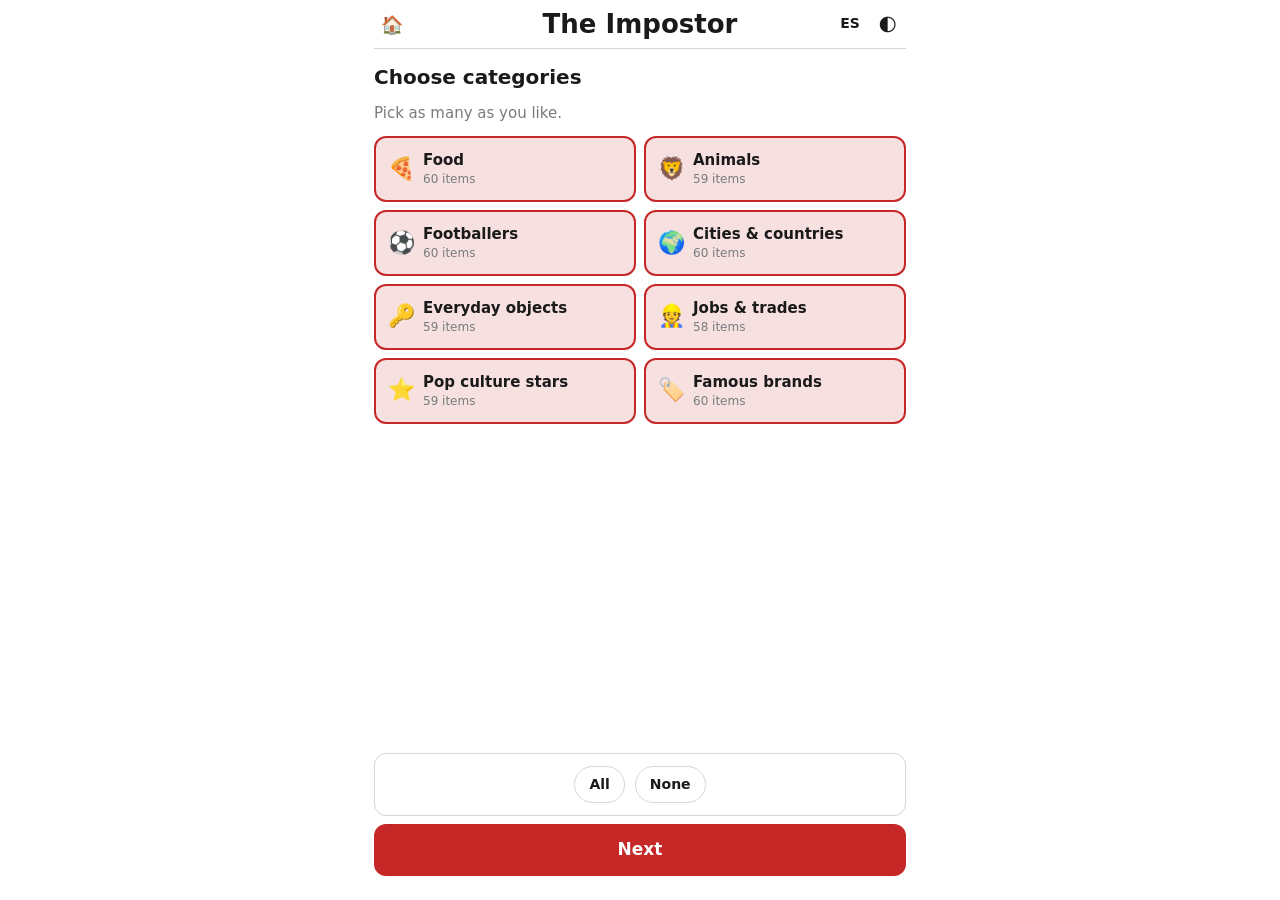
<file: impostor/index.html>
<!doctype html>
<html lang="es">
<head>
<meta charset="utf-8">
<meta name="viewport" content="width=device-width,initial-scale=1,viewport-fit=cover">
<meta name="theme-color" content="#121213">
<meta name="description" content="El Impostor: juego de grupo con un solo móvil. Elige categorías, reparte palabras secretas y descubre quién es el impostor.">
<title>El Impostor · Pasatiempos</title>
<script src="../shared.js"></script>
<link rel="stylesheet" href="../shared.css">
<link rel="icon" href="data:image/svg+xml,%3Csvg xmlns='http://www.w3.org/2000/svg' viewBox='0 0 32 32'%3E%3Crect width='32' height='32' rx='6' fill='%23c62828'/%3E%3Ctext x='16' y='23' font-size='20' font-family='sans-serif' font-weight='800' text-anchor='middle' fill='white'%3E%3F%3C/text%3E%3C/svg%3E">
<style>
:root{--acc:#c62828;--accfg:#fff}
body{background:var(--bg);color:var(--fg);font:16px/1.4 system-ui,-apple-system,"Segoe UI",Roboto,sans-serif;max-width:560px;margin:0 auto;padding:env(safe-area-inset-top) 14px env(safe-area-inset-bottom);display:flex;flex-direction:column;height:auto;min-height:100%;touch-action:manipulation}
header{display:flex;align-items:center;justify-content:space-between;padding:6px 0;border-bottom:1px solid var(--line)}
header h1{margin:0;font-size:clamp(20px,6vw,26px);font-weight:800}
header .ib{width:36px;height:36px;font-size:18px}
.hb{display:flex;gap:2px;min-width:76px}.hb:last-child{justify-content:flex-end}
main{flex:1;padding:14px 0 24px;display:flex;flex-direction:column;gap:12px}
h2{margin:0;font-size:20px}
p.lead{margin:0;color:var(--muted);font-size:15px}
.rules{background:var(--peer);border-radius:10px;padding:10px 12px;font-size:14px;display:flex;gap:2px 14px;justify-content:center;flex-wrap:wrap;font-weight:600;align-items:center}
.cats{display:grid;grid-template-columns:1fr 1fr;gap:8px}
.cat{display:flex;align-items:center;gap:8px;padding:12px;border:2px solid var(--line);border-radius:12px;font-weight:700;text-align:left;font-size:15px}
.cat span.e{font-size:22px}
.cat[aria-pressed="true"]{border-color:var(--acc);background:color-mix(in srgb,var(--acc) 14%,transparent)}
.cat small{display:block;color:var(--muted);font-weight:500;font-size:12px}
.row{display:flex;align-items:center;justify-content:space-between;gap:10px;padding:12px;border:1px solid var(--line);border-radius:12px;background:var(--card)}
.row b{font-size:17px}
.step{display:flex;align-items:center;gap:10px}
.step button{width:42px;height:42px;border-radius:50%;border:2px solid var(--line);font-size:22px;font-weight:800}
.step button:disabled{opacity:.35}
.step output{min-width:32px;text-align:center;font-size:24px;font-weight:800;font-variant-numeric:tabular-nums}
.big{width:100%;padding:14px;border-radius:12px;font-size:17px;font-weight:800;border:0;background:var(--acc);color:var(--accfg)}
.big:disabled{opacity:.4}
.big.alt{background:var(--peer);color:var(--fg);border:1px solid var(--line)}
.btns{display:flex;flex-direction:column;gap:8px;margin-top:auto}
input.nm{width:100%;padding:12px;font:inherit;font-size:17px;border:2px solid var(--line);border-radius:10px;background:var(--bg);color:var(--fg)}
input.nm:focus{outline:0;border-color:var(--acc)}
.names{display:flex;flex-direction:column;gap:8px}
.pbtn{display:flex;justify-content:space-between;align-items:center;padding:16px;border:2px solid var(--line);border-radius:12px;font-size:18px;font-weight:700;background:var(--card)}
.pbtn.seen{opacity:.55;border-style:dashed}
.pbtn i{font-style:normal;color:var(--ok)}
.card{margin:auto 0;text-align:center;display:flex;flex-direction:column;gap:14px}
.card .who{font-size:34px;font-weight:800;word-break:break-word}
.card .cat2{font-size:18px;color:var(--muted);font-weight:700;text-transform:uppercase;letter-spacing:.06em}
#secret{display:grid;place-items:center;height:170px;padding:16px;border-radius:16px;border:3px solid var(--line);background:var(--peer);font-size:clamp(24px,7vw,36px);font-weight:800;line-height:1.15;word-break:break-word;cursor:pointer;user-select:none;position:relative;overflow:hidden}
#secret span{filter:blur(14px);transition:filter .15s;color:var(--fg);text-align:center;max-width:100%}
#secret.on span{filter:none}
#secret.imp{border-color:var(--acc);color:var(--acc)}
#secret small{position:absolute;bottom:8px;left:0;right:0;font-size:13px;font-weight:600;color:var(--muted)}
#secret.on small{display:none}
.play{margin:auto 0;text-align:center;display:flex;flex-direction:column;gap:12px}
.first{font-size:18px}.first b{color:var(--acc)}
.rev{padding:14px;border-radius:12px;border:2px dashed var(--acc);color:var(--acc);font-weight:800;font-size:17px;background:none}
.rev.done{border-style:solid;background:var(--acc);color:var(--accfg);cursor:default}
.word{font-size:15px;color:var(--muted)}.word b{color:var(--fg);font-size:18px}
.srow{display:flex;align-items:center;gap:8px;padding:10px 12px;border:1px solid var(--line);border-radius:12px;background:var(--card)}
.srow .n{flex:1;font-size:18px;font-weight:700;word-break:break-word}
.srow .n small{display:block;color:var(--acc);font-size:12px;font-weight:700}
.srow output{min-width:36px;text-align:center;font-size:22px;font-weight:800;font-variant-numeric:tabular-nums}
.srow button{width:44px;height:44px;border-radius:10px;border:2px solid var(--line);font-size:24px;font-weight:800}
.srow button.p{border-color:var(--ok);color:var(--ok)}.srow button.m{border-color:var(--acc);color:var(--acc)}
.err{color:var(--err);font-size:14px;min-height:1.2em;margin:0}
@media(prefers-color-scheme:dark){:root:not([data-theme="light"]){--acc:#ef5350;--accfg:#121213}}
:root[data-theme="dark"]{--acc:#ef5350;--accfg:#121213}
</style>
</head>
<body>
<header>
  <div class="hb"><a class="ib" href="../" aria-label="Inicio">🏠</a></div>
  <h1 id="title">El Impostor</h1>
  <div class="hb"><button class="ib" id="bLang" style="font-size:14px;font-weight:700" aria-label="Idioma"></button><button class="ib" id="bTheme" aria-label="Tema">🌓</button></div>
</header>
<main id="app"></main>
<noscript><p>Este juego necesita JavaScript.</p></noscript>
<script src="words.js"></script>
<script>
"use strict";
const $ = (id) => document.getElementById(id);
const T = {
  es: {
    title: "El Impostor", pickCats: "Elige las categorías", pickLead: "Puedes marcar las que quieras.", all: "Todas", none: "Ninguna", next: "Siguiente",
    cat: { comida: "Comida", animales: "Animales", futbolistas: "Futbolistas", ciudades: "Ciudades y países", objetos: "Objetos cotidianos", oficios: "Trabajos y oficios", pop: "Famosos de la cultura pop", marcas: "Marcas famosas" },
    refs: (n) => n + " referencias", players: "Jugadores", impostors: "Impostores", settings: "Jugadores e impostores", maxImp: "Máximo: todos menos uno. Lo habitual es como mucho la mitad.",
    warnImp: "Con tantos impostores, casi nadie sabe la palabra.", register: "Registra a los jugadores", nameN: (i) => "Jugador " + i, nameErr: "Escribe un nombre para cada jugador.", dupErr: "Hay nombres repetidos.",
    start: "Repartir palabras", whoAreYou: "Toca tu nombre", whoLead: "Cada uno mira su carta en secreto y pasa el móvil.", seen: "visto", allSeen: "Empezar partida", pending: (n) => "Faltan " + n + " por mirar",
    category: "Categoría", tapReveal: "Toca para ver", decoy: "Palabra secreta aquí", tapHide: "Toca para ocultar", imp: "ERES EL IMPOSTOR", done: "Listo, ocultar", back: "Volver",
    playing: "¡A jugar!", starts: "Empieza", discuss: "Cada uno da una pista sobre la palabra sin decirla. ¡Descubrid al impostor!", revealN: (n) => "Revelar impostor " + n, isImp: "era el impostor", theWord: "La palabra era", revealWord: "Revelar la palabra", toScores: "Contar puntos",
    scores: "Puntos", rules: ["+2 impostor que sobrevive", "−1 impostor descubierto"], impTag: "impostor", nextWord: "Siguiente palabra", end: "Terminar partida", endConfirm: "¿Terminar y volver a empezar? Se borrarán los puntos.", resetScores: "Poner puntos a 0",
    help: "Cómo se juega", helpBody: ["Un solo móvil: se pasa de mano en mano.", "Todos reciben la misma palabra secreta salvo el/los impostor/es, que solo conocen la categoría.", "Por turnos, cada jugador dice una pista sobre la palabra sin nombrarla. El impostor disimula.", "Al final se vota quién es el impostor.", "Si sobrevive: +2 puntos. Si lo descubren: −1 punto."], close: "Cerrar",
  },
  en: {
    title: "The Impostor", pickCats: "Choose categories", pickLead: "Pick as many as you like.", all: "All", none: "None", next: "Next",
    cat: { comida: "Food", animales: "Animals", futbolistas: "Footballers", ciudades: "Cities & countries", objetos: "Everyday objects", oficios: "Jobs & trades", pop: "Pop culture stars", marcas: "Famous brands" },
    refs: (n) => n + " items", players: "Players", impostors: "Impostors", settings: "Players and impostors", maxImp: "Maximum: everyone but one. Usually at most half.",
    warnImp: "With this many impostors, hardly anyone knows the word.", register: "Register the players", nameN: (i) => "Player " + i, nameErr: "Enter a name for every player.", dupErr: "There are repeated names.",
    start: "Deal the words", whoAreYou: "Tap your name", whoLead: "Look at your card in secret, then pass the phone.", seen: "seen", allSeen: "Start the game", pending: (n) => n + " still to look",
    category: "Category", tapReveal: "Tap to reveal", decoy: "Secret word goes here", tapHide: "Tap to hide", imp: "YOU ARE THE IMPOSTOR", done: "Done, hide", back: "Back",
    playing: "Let's play!", starts: "Starts", discuss: "Each player gives a clue about the word without saying it. Find the impostor!", revealN: (n) => "Reveal impostor " + n, isImp: "was the impostor", theWord: "The word was", revealWord: "Reveal the word", toScores: "Count points",
    scores: "Points", rules: ["+2 impostor survives", "−1 impostor caught"], impTag: "impostor", nextWord: "Next word", end: "End game", endConfirm: "End and start over? Points will be erased.", resetScores: "Reset points",
    help: "How to play", helpBody: ["One phone, passed around.", "Everyone gets the same secret word except the impostor(s), who only know the category.", "In turns, each player gives a clue about the word without naming it. The impostor bluffs.", "At the end, vote for the impostor.", "If they survive: +2 points. If caught: −1 point."], close: "Close",
  },
};
const EMO = { comida: "🍕", animales: "🦁", futbolistas: "⚽", ciudades: "🌍", objetos: "🔑", oficios: "👷", pop: "⭐", marcas: "🏷️" };
const CATS = Object.keys(window.IMPOSTOR_WORDS);
let UI = PAS.prefs().ui || ((navigator.language || "es").startsWith("en") ? "en" : "es");
const t = () => T[UI];

/* ── aleatoriedad con la API criptográfica del navegador (sin sesgo de módulo) ── */
function rnd(n) {
  if (n <= 1) return 0;
  const lim = Math.floor(0x100000000 / n) * n, b = new Uint32Array(1);
  do crypto.getRandomValues(b); while (b[0] >= lim);
  return b[0] % n;
}
function shuffle(a) { a = a.slice(); for (let i = a.length - 1; i > 0; i--) { const j = rnd(i + 1); [a[i], a[j]] = [a[j], a[i]]; } return a; }

/* ── estado (se guarda para no perder la partida si se recarga la página) ── */
const KEY = "imp.state";
const fresh = () => ({ screen: "cats", cats: CATS.slice(), n: 4, k: 1, names: [], scores: [], used: {}, round: null });
let S = Object.assign(fresh(), PAS.get(KEY, {}));
if (!Array.isArray(S.cats) || !S.cats.every((c) => CATS.includes(c))) S = fresh();
const save = () => PAS.set(KEY, S);
const maxK = () => S.n - 1;

/* Elige categoría y palabra: categoría al azar entre las marcadas, palabra sin repetir hasta agotar */
function pickWord() {
  const cat = S.cats[rnd(S.cats.length)], all = window.IMPOSTOR_WORDS[cat];
  let left = all.filter((w) => !(S.used[cat] || []).includes(w));
  if (!left.length) { const last = (S.used[cat] || []).slice(-1)[0]; S.used[cat] = []; left = all.filter((w) => w !== last); }   // al rebarajar no se repite la última
  const word = left[rnd(left.length)]; (S.used[cat] = S.used[cat] || []).push(word);
  return { cat, word };
}
function newRound() {
  const { cat, word } = pickWord(), order = shuffle([...Array(S.names.length).keys()]);
  S.round = { cat, word, imps: order.slice(0, S.k), seen: [], first: rnd(S.names.length), revealed: 0, wordShown: false };
  S.screen = "cards"; save(); render();
}

/* ── pantallas ── */
function el(tag, cls, txt) { const e = document.createElement(tag); if (cls) e.className = cls; if (txt != null) e.textContent = txt; return e; }
function btn(txt, cls, fn) { const b = el("button", cls, txt); b.type = "button"; b.onclick = fn; return b; }
const go = (s) => { S.screen = s; save(); render(); scrollTo(0, 0); };

function vCats(a) {
  a.append(el("h2", 0, t().pickCats), el("p", "lead", t().pickLead));
  const g = el("div", "cats"); a.append(g);
  for (const c of CATS) {
    const b = el("button", "cat"); b.type = "button"; b.setAttribute("aria-pressed", S.cats.includes(c));
    b.innerHTML = `<span class="e">${EMO[c]}</span><span>${t().cat[c]}<small>${t().refs(window.IMPOSTOR_WORDS[c].length)}</small></span>`;
    b.onclick = () => { S.cats = S.cats.includes(c) ? S.cats.filter((x) => x !== c) : CATS.filter((x) => x === c || S.cats.includes(x)); save(); render(); };
    g.append(b);
  }
  const r = el("div", "btns"); a.append(r);
  const two = el("div", "row"); two.append(btn(t().all, "btn", () => { S.cats = CATS.slice(); save(); render(); }), btn(t().none, "btn", () => { S.cats = []; save(); render(); })); two.style.justifyContent = "center";
  const nx = btn(t().next, "big", () => go("settings")); nx.disabled = !S.cats.length;
  r.append(two, nx);
}
function stepper(label, val, min, max, set) {
  const r = el("div", "row"), s = el("div", "step"), o = el("output", 0, val);
  const m = btn("−", 0, () => set(val - 1)), p = btn("+", 0, () => set(val + 1)); m.disabled = val <= min; p.disabled = val >= max;
  m.setAttribute("aria-label", "−"); p.setAttribute("aria-label", "+");
  s.append(m, o, p); r.append(el("b", 0, label), s); return r;
}
function vSettings(a) {
  a.append(el("h2", 0, t().settings));
  a.append(stepper(t().players, S.n, 3, 20, (v) => { S.n = v; S.k = Math.min(S.k, maxK()); save(); render(); }));
  a.append(stepper(t().impostors, S.k, 1, maxK(), (v) => { S.k = v; save(); render(); }));
  a.append(el("p", "lead", S.k > S.n / 2 ? "⚠️ " + t().warnImp : t().maxImp));
  const r = el("div", "btns"); r.append(btn(t().next, "big", () => { S.names = Array.from({ length: S.n }, (_, i) => S.names[i] || ""); go("names"); }), btn(t().back, "big alt", () => go("cats"))); a.append(r);
}
function vNames(a) {
  a.append(el("h2", 0, t().register));
  const box = el("div", "names"), inputs = [];
  S.names.forEach((nm, i) => { const inp = el("input", "nm"); inp.value = nm; inp.maxLength = 18; inp.placeholder = t().nameN(i + 1); inp.autocomplete = "off"; inp.setAttribute("aria-label", t().nameN(i + 1)); inp.oninput = () => { S.names[i] = inp.value; save(); err.textContent = ""; }; inputs.push(inp); box.append(inp); });
  const err = el("p", "err"); a.append(box, err);
  const r = el("div", "btns");
  r.append(btn(t().start, "big", () => {
    const ns = S.names.map((x) => x.trim()); S.names = ns;
    if (ns.some((x) => !x)) { err.textContent = t().nameErr; return; }
    if (new Set(ns.map((x) => x.toLowerCase())).size !== ns.length) { err.textContent = t().dupErr; return; }
    S.scores = ns.map((_, i) => S.scores[i] || 0); newRound();
  }), btn(t().back, "big alt", () => go("settings"))); a.append(r);
  if (inputs[0] && !S.names[0]) inputs[0].focus();
}
function vCards(a) {
  const R = S.round; a.append(el("h2", 0, t().whoAreYou), el("p", "lead", t().whoLead));
  const box = el("div", "names"); a.append(box);
  S.names.forEach((nm, i) => { const done = R.seen.includes(i), b = el("button", "pbtn" + (done ? " seen" : "")); b.type = "button"; b.append(el("span", 0, nm)); if (done) b.append(el("i", 0, "✓ " + t().seen)); b.onclick = () => { S.cardOf = i; go("card"); }; box.append(b); });
  const left = S.names.length - R.seen.length, r = el("div", "btns");
  const st = btn(left ? t().pending(left) : t().allSeen, "big", () => go("play")); st.disabled = left > 0; r.append(st); a.append(r);
}
function vCard(a) {
  const R = S.round, i = S.cardOf, isImp = R.imps.includes(i), c = el("div", "card");
  /* Oculta no solo con blur: mientras está tapada, el recuadro muestra un texto señuelo idéntico para todos
     (mismo largo, mismo color, mismo borde), así el difuminado no delata si eres impostor ni cuánto mide la palabra. */
  const sec = el("div", "", ""); sec.id = "secret";
  const real = isImp ? t().imp : R.word, decoy = t().decoy, sp = el("span", 0, decoy), hint = el("small", 0, t().tapReveal); sec.append(sp, hint);
  const toggle = () => { const on = sec.classList.toggle("on"); sp.textContent = on ? real : decoy; sec.classList.toggle("imp", on && isImp); hint.textContent = on ? t().tapHide : t().tapReveal; };
  sec.onclick = toggle; sec.tabIndex = 0; sec.setAttribute("role", "button"); sec.setAttribute("aria-label", t().tapReveal); sec.onkeydown = (e) => { if (e.key === "Enter" || e.key === " ") { e.preventDefault(); toggle(); } };
  c.append(el("div", "who", S.names[i]), el("div", "cat2", t().category + ": " + t().cat[R.cat]), sec); a.append(c);
  const r = el("div", "btns"); r.append(btn(t().done, "big", () => { if (!R.seen.includes(i)) R.seen.push(i); go("cards"); })); a.append(r);
}
function vPlay(a) {
  const R = S.round, c = el("div", "play"); a.append(c);
  c.append(el("h2", 0, t().playing));
  const f = el("p", "first"); f.innerHTML = `${t().starts}: <b></b>`; f.querySelector("b").textContent = S.names[R.first]; c.append(f, el("p", "lead", t().discuss));
  for (let j = 0; j < R.imps.length; j++) {
    const shown = j < R.revealed;
    if (shown) c.append(el("div", "rev done", `🕵️ ${S.names[R.imps[j]]} ${t().isImp}`));
    else if (j === R.revealed) c.append(btn(t().revealN(j + 1), "rev", () => { R.revealed++; save(); render(); }));
  }
  if (R.revealed >= R.imps.length || R.wordShown) {
    if (R.wordShown) { const w = el("p", "word"); w.innerHTML = `${t().theWord}: <b></b>`; w.querySelector("b").textContent = R.word; c.append(w); }
    else c.append(btn(t().revealWord, "big alt", () => { R.wordShown = true; save(); render(); }));
  }
  const r = el("div", "btns"); r.append(btn(t().toScores, "big", () => go("scores"))); a.append(r);
}
function vScores(a) {
  const R = S.round; a.append(el("h2", 0, t().scores));
  const ru = el("div", "rules"); for (const x of t().rules) ru.append(el("span", 0, x)); a.append(ru);
  const box = el("div", "names"); a.append(box);
  S.names.forEach((nm, i) => {
    const row = el("div", "srow"), n = el("div", "n", nm); if (R && R.imps.includes(i)) n.append(el("small", 0, "🕵️ " + t().impTag));
    const out = el("output", 0, S.scores[i]), m = btn("−", "m", () => { S.scores[i]--; out.textContent = S.scores[i]; save(); }), p = btn("+", "p", () => { S.scores[i]++; out.textContent = S.scores[i]; save(); });
    m.setAttribute("aria-label", "−1 " + nm); p.setAttribute("aria-label", "+1 " + nm); row.append(n, m, out, p); box.append(row);
  });
  const r = el("div", "btns");
  r.append(btn(t().nextWord, "big", newRound), btn(t().resetScores, "big alt", () => { S.scores = S.names.map(() => 0); save(); render(); }), btn(t().end, "big alt", () => { if (confirm(t().endConfirm)) { S = Object.assign(fresh(), { cats: S.cats, n: S.n, k: S.k, names: S.names }); S.screen = "cats"; save(); render(); } }));
  a.append(r);
}
const VIEWS = { cats: vCats, settings: vSettings, names: vNames, cards: vCards, card: vCard, play: vPlay, scores: vScores };
function render() {
  if (["cards", "card", "play", "scores"].includes(S.screen) && !S.round) S.screen = "cats";
  const a = $("app"); a.textContent = ""; document.documentElement.lang = UI; $("title").textContent = t().title; document.title = t().title + " · Pasatiempos"; $("bLang").textContent = UI === "es" ? "EN" : "ES";
  VIEWS[S.screen](a);
}
$("bLang").onclick = () => { UI = UI === "es" ? "en" : "es"; PAS.setPrefs({ ui: UI }); render(); };
$("bTheme").onclick = () => { const p = PAS.prefs().theme; PAS.setPrefs({ theme: p === "dark" ? "light" : p === "light" ? "auto" : "dark" }); };
window.addEventListener("pagehide", () => { if (S.screen === "card") { S.screen = "cards"; save(); } });   // al volver, la carta no queda a la vista
if (S.screen === "card") S.screen = "cards";
render(); PAS.registerSW("../sw.js");
</script>
</body>
</html>
</file>
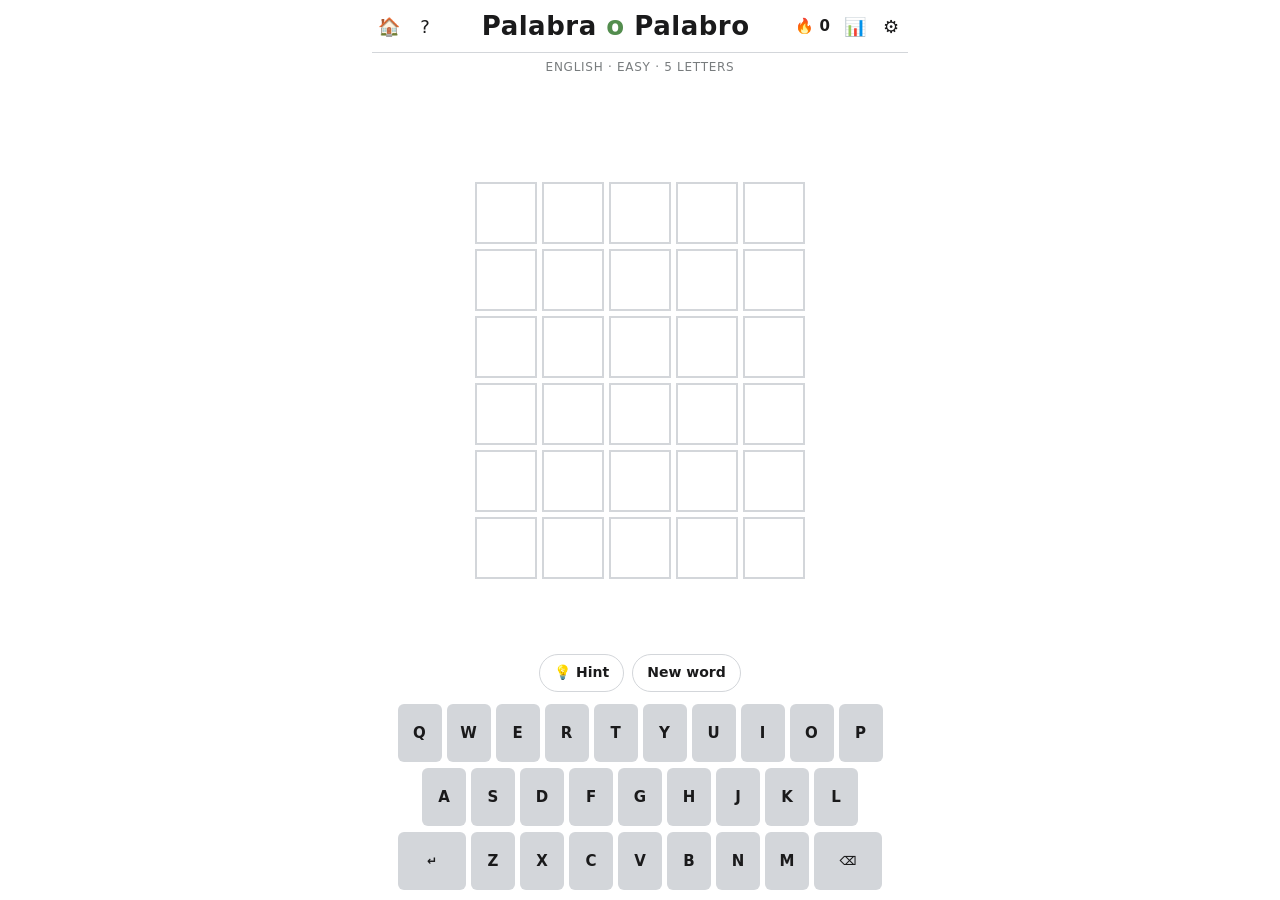
<file: palabra/index.html>
<!doctype html>
<html lang="es">
<head>
<meta charset="utf-8">
<meta name="viewport" content="width=device-width,initial-scale=1,viewport-fit=cover,user-scalable=no">
<meta name="theme-color" content="#121213">
<meta name="description" content="Palabra o Palabro: adivina la palabra en español o inglés. Partidas ilimitadas, rachas y modo fácil o difícil.">
<title>Palabra o Palabro</title>
<script src="../shared.js"></script>
<link rel="stylesheet" href="../shared.css">
<link rel="icon" href="data:image/svg+xml,%3Csvg xmlns='http://www.w3.org/2000/svg' viewBox='0 0 32 32'%3E%3Crect width='32' height='32' rx='6' fill='%23538d4e'/%3E%3Ctext x='16' y='23' font-size='20' font-family='sans-serif' font-weight='700' text-anchor='middle' fill='white'%3EP%3C/text%3E%3C/svg%3E">
<style>
body{background:var(--bg);color:var(--fg);font:16px/1.4 system-ui,-apple-system,"Segoe UI",Roboto,sans-serif;display:flex;flex-direction:column;
max-width:560px;margin:0 auto;padding:env(safe-area-inset-top) 12px env(safe-area-inset-bottom);overflow:hidden;touch-action:manipulation;user-select:none}
header{display:flex;align-items:center;justify-content:space-between;gap:8px;padding:8px 0;border-bottom:1px solid var(--line)}
header .ib{width:34px;height:34px;font-size:18px}
h1{white-space:nowrap;font-size:clamp(15px,4.6vw,26px);margin:0;letter-spacing:.02em;font-weight:800}
h1 span{color:var(--ok)}
.hbar{display:flex;gap:2px;align-items:center}
.streak{font-weight:700;font-size:15px;padding:0 6px;white-space:nowrap}
.sub{display:flex;justify-content:center;gap:8px;padding:6px 0 0;font-size:12px;color:var(--muted);text-transform:uppercase;letter-spacing:.06em}
main{flex:1;min-height:0;display:flex;flex-direction:column;align-items:center;justify-content:center;gap:8px;padding:6px 0}
#msg{height:24px;font-size:14px;font-weight:600;text-align:center;color:var(--muted)}
#board{display:grid;gap:5px;width:min(100%,calc((100dvh - 330px) * var(--cols) / 6),calc(var(--cols) * 62px + (var(--cols) - 1) * 5px));margin:auto 0}
.row{display:grid;grid-template-columns:repeat(var(--cols),1fr);gap:5px}
.row.shake{animation:shake .5s}
.t{aspect-ratio:1;border:2px solid var(--line);display:grid;place-items:center;font-weight:800;text-transform:uppercase;font-size:clamp(20px,6.5vw,32px);transition:transform .12s}
.t.f{border-color:var(--tile-b)}
.t.pop{animation:pop .1s}
.t.ghost{color:var(--muted);opacity:.45;border-color:var(--ok)}
.t.s2,.t.s1,.t.s0{color:#fff;border-color:transparent}
.t.s2{background:var(--ok)}.t.s1{background:var(--mid)}.t.s0{background:var(--no)}
.t.flip{animation:flip .5s ease both;animation-delay:calc(var(--i) * .25s)}
.t.win{animation:bounce .6s ease both;animation-delay:calc(var(--i) * .08s)}
@keyframes flip{0%{transform:rotateX(0)}50%{transform:rotateX(90deg)}100%{transform:rotateX(0)}}
@keyframes pop{50%{transform:scale(1.12)}}
@keyframes shake{20%,60%{transform:translateX(-5px)}40%,80%{transform:translateX(5px)}}
@keyframes bounce{40%{transform:translateY(-14px)}70%{transform:translateY(3px)}}
.tools{display:flex;gap:8px;min-height:36px}
#kb{display:flex;flex-direction:column;gap:6px;padding:6px 0 10px}
.kr{display:flex;gap:5px;justify-content:center}
.k{flex:1;max-width:44px;height:clamp(46px,8dvh,58px);border-radius:6px;background:var(--key);color:var(--key-fg);font-weight:700;font-size:15px;text-transform:uppercase;display:grid;place-items:center;transition:background .2s}
.k.w{flex:1.6;max-width:68px;font-size:12px}
.k:active{filter:brightness(.9)}
.k.s2,.k.s1,.k.s0{color:#fff}.k.s2{background:var(--ok)}.k.s1{background:var(--mid)}.k.s0{background:var(--no)}
.k.sp{flex:.5;max-width:22px;visibility:hidden}
.help p{margin:8px 0;font-size:14px}.help .row{width:240px;margin:6px 0}
.help .t{font-size:22px}
#load{position:fixed;inset:0;display:grid;place-items:center;background:var(--bg);z-index:20;font-weight:700;color:var(--muted)}
#load[hidden]{display:none}
</style>
</head>
<body>
<header>
  <div class="hbar"><a class="ib" href="../" aria-label="Pasatiempos" title="Pasatiempos">🏠</a><button class="ib" id="bHelp" aria-label="Ayuda">?</button></div>
  <h1>Palabra <span>o</span> Palabro</h1>
  <div class="hbar">
    <span class="streak" id="streak" title="Racha"></span>
    <button class="ib" id="bStats" aria-label="Estadísticas">📊</button>
    <button class="ib" id="bSet" aria-label="Ajustes">⚙️</button>
  </div>
</header>
<div class="sub" id="sub"></div>
<main>
  <div id="msg" aria-live="polite"></div>
  <div id="board" role="grid"></div>
  <div class="tools"><button class="btn" id="bHint"></button><button class="btn" id="bNew"></button></div>
</main>
<div id="kb"></div>
<div id="toast" role="status"></div>
<div id="load">…</div>

<dialog id="dHelp"><button class="ib x" data-close aria-label="Cerrar">✕</button><div class="help" id="helpBody"></div></dialog>
<dialog id="dStats"><button class="ib x" data-close aria-label="Cerrar">✕</button><div id="statsBody"></div></dialog>
<dialog id="dSet"><button class="ib x" data-close aria-label="Cerrar">✕</button><div id="setBody"></div></dialog>

<script>
"use strict";
const MAX_TRIES = 6, DEFAULT_LEN = 5, LENS = [4, 5, 6, 7, 8];
const ROWS = ["qwertyuiop", "asdfghjkl", "zxcvbnm"];
const T = {
  es: {
    lang: "Español", easy: "Fácil", hard: "Difícil", len: "Letras", mode: "Modo", language: "Idioma",
    easyD: "Palabras comunes y una pista gratis por partida.", hardD: "Palabras raras y conjugaciones. Debes usar las pistas que ya descubriste.",
    hint: "💡 Pista", newW: "Nueva palabra", next: "Siguiente palabra", share: "Compartir", copied: "Copiado",
    notEnough: "Faltan letras", notWord: "No está en el diccionario", hardMiss: (m) => m,
    pos: (n, l) => `La letra ${n} de la palabra es ${l.toUpperCase()}`, hintUsed: "Ya usaste tu pista",
    win: ["¡Genial!", "¡Increíble!", "¡Excelente!", "¡Muy bien!", "¡Bien!", "¡Uf, por poco!"], lose: "Era", won: "¡Palabra!", lost: "¡Palabro!",
    played: "Jugadas", winPct: "% Victorias", streak: "Racha", best: "Mejor racha", dist: "Intentos", abandon: "Si cambias de palabra ahora, esta partida cuenta como perdida y tu racha vuelve a 0. ¿Continuar?",
    loading: "Cargando…", err: "No se pudo cargar el diccionario. Reintentar", theme: "Modo oscuro", cb: "Colores para daltónicos", themeAuto: "Auto", on: "Sí", off: "No",
    ordinal: (n) => `${n}ª`, mustPos: (n, l) => `La letra ${n} debe ser ${l.toUpperCase()}`, mustHave: (l) => `Debe incluir la letra ${l.toUpperCase()}`,
    helpT: "Cómo jugar", h1: (n) => `Adivina la palabra de ${n} letras en ${MAX_TRIES} intentos. Juega todas las partidas que quieras.`,
    h2: "Cada intento debe ser una palabra válida (con conjugaciones, plurales y femeninos). Las tildes no hace falta escribirlas.",
    h3: "Verde: letra correcta en su lugar. Amarillo: está en la palabra, pero en otro lugar. Gris: no está.",
    h4: "Tu racha cuenta las victorias seguidas; si pierdes, vuelve a 0. Se guarda por idioma y por modo.",
    ex: ["L", "I", "B", "R", "O"], settings: "Ajustes", stats: "Estadísticas", sub: (l, m, n) => `${l} · ${m} · ${n} letras`,
  },
  en: {
    lang: "English", easy: "Easy", hard: "Hard", len: "Letters", mode: "Mode", language: "Language",
    easyD: "Common words and one free hint per game.", hardD: "Rare words and verb forms. You must reuse the clues you've found.",
    hint: "💡 Hint", newW: "New word", next: "Next word", share: "Share", copied: "Copied",
    notEnough: "Not enough letters", notWord: "Not in word list", hardMiss: (m) => m,
    pos: (n, l) => `Letter ${n} of the word is ${l.toUpperCase()}`, hintUsed: "You already used your hint",
    win: ["Genius!", "Magnificent!", "Impressive!", "Splendid!", "Great!", "Phew!"], lose: "It was", won: "Palabra!", lost: "Palabro!",
    played: "Played", winPct: "Win %", streak: "Streak", best: "Best streak", dist: "Guesses", abandon: "If you skip now, this game counts as a loss and your streak resets to 0. Continue?",
    loading: "Loading…", err: "Couldn't load the word list. Retry", theme: "Dark mode", cb: "Colorblind colors", themeAuto: "Auto", on: "On", off: "Off",
    ordinal: (n) => `#${n}`, mustPos: (n, l) => `Letter ${n} must be ${l.toUpperCase()}`, mustHave: (l) => `Guess must contain ${l.toUpperCase()}`,
    helpT: "How to play", h1: (n) => `Guess the ${n}-letter word in ${MAX_TRIES} tries. Play as many games as you like.`,
    h2: "Every guess must be a valid word (including plurals and verb forms).",
    h3: "Green: right letter, right place. Yellow: in the word, wrong place. Gray: not in the word.",
    h4: "Your streak counts consecutive wins; a loss resets it to 0. It's tracked per language and mode.",
    ex: ["W", "O", "R", "D", "S"], settings: "Settings", stats: "Statistics", sub: (l, m, n) => `${l} · ${m} · ${n} letters`,
  },
};

/* ---------- utilidades ---------- */
const $ = (id) => document.getElementById(id);
const store = {
  get(k, d) { try { const v = localStorage.getItem("pp." + k); return v == null ? d : JSON.parse(v); } catch { return d; } },
  set(k, v) { try { localStorage.setItem("pp." + k, JSON.stringify(v)); } catch {} },
};
const norm = (w) => w.toLowerCase().replace(/ñ/g, "\u0001").normalize("NFD").replace(/[̀-ͯ]/g, "").replace(/\u0001/g, "ñ");
const el = (tag, cls, txt) => { const e = document.createElement(tag); if (cls) e.className = cls; if (txt != null) e.textContent = txt; return e; };
const sleep = (ms) => new Promise((r) => setTimeout(r, ms));

/* ---------- estado ---------- */
let S = Object.assign({ lang: (navigator.language || "es").startsWith("en") ? "en" : "es", mode: "easy", len: DEFAULT_LEN, theme: "auto", cb: false }, store.get("settings", {}));
{ const P = PAS.prefs(); if (P.theme) S.theme = P.theme; if (typeof P.cb === "boolean") S.cb = P.cb; }
if (!T[S.lang]) S.lang = "es"; if (!LENS.includes(S.len)) S.len = DEFAULT_LEN; if (S.mode !== "hard") S.mode = "easy";
let G = null;            // partida actual
let DICT = null;         // {valid:Set, easy:[], hard:[]}
let busy = false, hist = [];   // hist: evaluaciones de la partida actual
const cache = new Map();
const t = () => T[S.lang];

/* ---------- diccionario (carga bajo demanda + caché en memoria; el SW lo guarda sin conexión) ---------- */
async function loadDict(lang, len) {
  const key = lang + len;
  if (cache.has(key)) return cache.get(key);
  const p = fetch(`data/${lang}/${len}.txt`).then((r) => { if (!r.ok) throw new Error(r.status); return r.text(); }).then((txt) => {
    const lines = txt.split("\n"); const [nv, ne, nh] = lines[0].split(" ").map(Number);
    return { valid: new Set(lines.slice(1, 1 + nv)), easy: lines.slice(1 + nv, 1 + nv + ne), hard: lines.slice(1 + nv + ne, 1 + nv + ne + nh) };
  });
  cache.set(key, p);
  p.catch(() => cache.delete(key));
  return p;
}

/* ---------- selección de palabra sin repetir hasta agotar el pool ---------- */
function pickTarget(pool, bagKey) {
  let seen = store.get(bagKey, []);
  if (!Array.isArray(seen) || seen.length >= pool.length) seen = [];
  const used = new Set(seen);
  let i; do { i = Math.floor(Math.random() * pool.length); } while (used.has(i) && used.size < pool.length);
  seen.push(i); store.set(bagKey, seen);
  return pool[i];
}

/* ---------- estadísticas ---------- */
const statsKey = () => `stats.${S.lang}.${S.mode}`;
const getStats = () => Object.assign({ played: 0, wins: 0, streak: 0, best: 0, dist: Array(MAX_TRIES).fill(0) }, store.get(statsKey(), {}));
function recordResult(win, tries) {
  const s = getStats(); s.played++;
  if (win) { s.wins++; s.streak++; s.best = Math.max(s.best, s.streak); s.dist[tries - 1]++; } else s.streak = 0;
  store.set(statsKey(), s); renderStreak();
}
function renderStreak() { const s = getStats(); $("streak").textContent = "🔥 " + s.streak; }

/* ---------- lógica de evaluación ---------- */
function evaluate(g, target) {
  const n = g.length, r = Array(n).fill(0), cnt = {};
  for (let i = 0; i < n; i++) if (g[i] === target[i]) r[i] = 2; else cnt[target[i]] = (cnt[target[i]] || 0) + 1;
  for (let i = 0; i < n; i++) if (!r[i] && cnt[g[i]] > 0) { r[i] = 1; cnt[g[i]]--; }
  return r;
}
function hardViolation(g) {   // reglas del modo difícil: reutilizar pistas
  for (let k = 0; k < G.guesses.length; k++) {
    const pg = G.guesses[k], ev = hist[k], need = {};
    for (let i = 0; i < pg.length; i++) {
      if (ev[i] === 2 && g[i] !== pg[i]) return t().mustPos(i + 1, pg[i]);
      if (ev[i] > 0) need[pg[i]] = (need[pg[i]] || 0) + 1;
    }
    for (const l in need) {
      let c = 0; for (const ch of g) if (ch === l) c++;
      if (c < need[l]) return t().mustHave(l);
    }
  }
  return null;
}

/* ---------- UI: tablero y teclado ---------- */
let rows = [], keys = {};
function buildBoard() {
  const b = $("board"); b.textContent = ""; b.style.setProperty("--cols", G.n); rows = [];
  for (let r = 0; r < MAX_TRIES; r++) {
    const row = el("div", "row"); row.setAttribute("role", "row"); row.style.setProperty("--cols", G.n);
    const tiles = [];
    for (let c = 0; c < G.n; c++) { const tile = el("div", "t"); tile.style.setProperty("--i", c); row.appendChild(tile); tiles.push(tile); }
    b.appendChild(row); rows.push({ row, tiles });
  }
}
function buildKeyboard() {
  const kb = $("kb"); kb.textContent = ""; keys = {};
  ROWS.forEach((letters, ri) => {
    const r = el("div", "kr");
    if (ri === 1 && S.lang === "en") r.appendChild(el("div", "k sp"));
    if (ri === 2) { const e = el("button", "k w", "↵"); e.dataset.k = "Enter"; e.setAttribute("aria-label", "Enter"); r.appendChild(e); }
    const list = [...letters]; if (ri === 1 && S.lang === "es") list.push("ñ");
    for (const l of list) { const k = el("button", "k", l); k.dataset.k = l; keys[l] = k; r.appendChild(k); }
    if (ri === 2) { const e = el("button", "k w", "⌫"); e.dataset.k = "Backspace"; e.setAttribute("aria-label", "Backspace"); r.appendChild(e); }
    if (ri === 1 && S.lang === "en") r.appendChild(el("div", "k sp"));
    kb.appendChild(r);
  });
}
function paintRow(r, word, ev, animate) {
  const { tiles } = rows[r];
  for (let c = 0; c < G.n; c++) {
    const tile = tiles[c], ch = word && word[c];
    tile.className = "t"; tile.textContent = ch || "";
    if (ch) tile.classList.add("f");
    if (ev) { tile.classList.add("s" + ev[c]); if (animate) tile.classList.add("flip"); }
  }
}
function paintCurrent() {
  if (G.over) return;
  const r = G.guesses.length, { tiles } = rows[r];
  for (let c = 0; c < G.n; c++) {
    const ch = G.cur[c], tile = tiles[c];
    tile.className = "t"; tile.textContent = ch || "";
    if (ch) tile.classList.add("f");
    else if (G.hint && G.hint.pos === c) { tile.classList.add("ghost"); tile.textContent = G.hint.letter; }
  }
}
function paintKeys() {
  const best = {};
  G.guesses.forEach((g, k) => { for (let i = 0; i < g.length; i++) best[g[i]] = Math.max(best[g[i]] ?? -1, hist[k][i]); });
  for (const l in keys) keys[l].className = "k" + (best[l] !== undefined ? " s" + best[l] : "");
}
function toast(m, ms = 1600) { const e = $("toast"); e.textContent = m; e.classList.add("on"); clearTimeout(toast.id); toast.id = setTimeout(() => e.classList.remove("on"), ms); }
function setMsg(m) { $("msg").textContent = m || ""; }

/* ---------- partida ---------- */
const saveGame = () => store.set("game", { lang: S.lang, mode: S.mode, len: S.len, target: G.target, guesses: G.guesses, hint: G.hint, over: G.over, won: G.won, counted: G.counted });

async function startGame(resume) {
  $("load").hidden = false; $("load").textContent = t().loading;
  const lang = S.lang, len = S.len;
  try { DICT = await loadDict(lang, len); }
  catch { $("load").innerHTML = ""; const b = el("button", "btn main", t().err); b.onclick = () => startGame(resume); $("load").appendChild(b); return; }
  if (lang !== S.lang || len !== S.len) return;     // el usuario cambió ajustes mientras cargaba
  const saved = resume && store.get("game", null);
  const pool = S.mode === "easy" ? DICT.easy : DICT.hard;
  const ok = saved && saved.lang === S.lang && saved.mode === S.mode && saved.len === S.len && typeof saved.target === "string" && norm(saved.target).length === len;
  const target = ok ? saved.target : pickTarget(pool, `bag.${S.lang}.${S.mode}.${S.len}`);
  G = { target, tn: norm(target), n: len, guesses: ok ? saved.guesses : [], cur: "", hint: ok ? saved.hint : null, over: ok ? saved.over : false, won: ok ? saved.won : false, counted: ok ? saved.counted : false };
  hist = G.guesses.map((g) => evaluate(g, G.tn));
  buildBoard(); buildKeyboard(); setMsg("");
  G.guesses.forEach((g, i) => paintRow(i, g, hist[i], false));
  paintKeys(); paintCurrent(); renderUI();
  $("load").hidden = true;
  if (!ok) saveGame();
  if (G.over) showResult(false);
}

function renderUI() {
  document.documentElement.lang = S.lang;
  $("sub").textContent = t().sub(t().lang, t()[S.mode], S.len);
  $("bHint").textContent = t().hint; $("bNew").textContent = t().newW;
  $("bHint").style.display = S.mode === "easy" ? "" : "none";
  $("bHint").disabled = !!(G && (G.hint || G.over));
  renderStreak();
}

function typeLetter(l) { if (busy || !G || G.over || G.cur.length >= G.n) return; G.cur += l; paintCurrent(); const tl = rows[G.guesses.length].tiles[G.cur.length - 1]; tl.classList.add("pop"); }
function backspace() { if (busy || !G || G.over) return; G.cur = G.cur.slice(0, -1); paintCurrent(); }
function reject(msg) { toast(msg); const r = rows[G.guesses.length].row; r.classList.remove("shake"); void r.offsetWidth; r.classList.add("shake"); }

async function submit() {
  if (busy || !G || G.over) return;
  const g = G.cur;
  if (g.length < G.n) return reject(t().notEnough);
  if (!DICT.valid.has(g)) return reject(t().notWord);
  if (S.mode === "hard") { const v = hardViolation(g); if (v) return reject(v); }
  busy = true;
  const ev = evaluate(g, G.tn), r = G.guesses.length;
  G.guesses.push(g); hist.push(ev); G.cur = "";
  if (G.hint && ev[G.hint.pos] === 2) G.hint = null;
  paintRow(r, g, ev, true);
  await sleep(G.n * 250 + 300);
  paintKeys();
  const won = ev.every((x) => x === 2);
  if (won || G.guesses.length >= MAX_TRIES) {
    G.over = true; G.won = won; G.counted = true; recordResult(won, G.guesses.length); saveGame();
    if (won) { rows[r].tiles.forEach((x) => { x.classList.remove("flip"); x.classList.add("win"); }); setMsg(t().win[Math.min(r, 5)]); await sleep(900); }
    else setMsg(`${t().lose} ${G.target.toUpperCase()}`);
    busy = false; renderUI(); showResult(true);
  } else { saveGame(); busy = false; paintCurrent(); }
}

function useHint() {
  if (!G || G.over || G.hint || S.mode !== "easy") return toast(t().hintUsed);
  const greens = new Set(); hist.forEach((ev) => ev.forEach((x, i) => { if (x === 2) greens.add(i); }));
  const free = [...Array(G.n).keys()].filter((i) => !greens.has(i));
  if (!free.length) return;
  const pos = free[Math.floor(Math.random() * free.length)];
  G.hint = { pos, letter: G.tn[pos] }; saveGame(); paintCurrent(); renderUI(); setMsg(t().pos(pos + 1, G.tn[pos]));
}

async function newWord(force) {
  if (busy) return;
  if (!force && G && !G.over && G.guesses.length > 0) { if (!confirm(t().abandon)) return false; recordResult(false, 0); }
  store.set("game", null); await startGame(false); return true;
}

/* ---------- diálogos ---------- */
function openDlg(d) { if (!d.open) d.showModal(); }
document.querySelectorAll("[data-close]").forEach((b) => b.addEventListener("click", () => b.closest("dialog").close()));
document.querySelectorAll("dialog").forEach((d) => d.addEventListener("click", (e) => { if (e.target === d) d.close(); }));

function statsHTML(body, highlight) {
  const s = getStats(), max = Math.max(1, ...s.dist);
  const g = el("div", "stats");
  [[s.played, t().played], [s.played ? Math.round((s.wins / s.played) * 100) : 0, t().winPct], [s.streak, t().streak], [s.best, t().best]].forEach(([v, l]) => { const d = el("div"); d.append(el("b", "", v), el("span", "", l)); g.appendChild(d); });
  body.appendChild(g);
  body.appendChild(el("h2", "", t().dist));
  const dist = el("div", "dist");
  s.dist.forEach((v, i) => { dist.appendChild(el("span", "", i + 1)); const bar = el("div", "bar" + (highlight === i + 1 ? " hl" : ""), v); bar.style.width = Math.max(8, (v / max) * 100) + "%"; dist.appendChild(bar); });
  body.appendChild(dist);
}
function showStats() { const b = $("statsBody"); b.textContent = ""; b.appendChild(el("h2", "", `${t().stats} · ${t().lang} · ${t()[S.mode]}`)); statsHTML(b); openDlg($("dStats")); }

function shareText() {
  const sq = ["⬛", "🟨", "🟩"].map((x, i) => (S.cb ? ["⬛", "🟦", "🟧"][i] : x));
  const head = `Palabra o Palabro · ${t().lang} · ${t()[S.mode]} ${G.won ? G.guesses.length : "X"}/${MAX_TRIES} 🔥${getStats().streak}`;
  return head + "\n\n" + hist.map((ev) => ev.map((x) => sq[x]).join("")).join("\n");
}
function showResult(animated) {
  const b = $("statsBody"); b.textContent = "";
  const res = el("div", "res");
  res.append(el("div", "w", G.won ? t().won : t().lost), el("p", "", G.target.toUpperCase()));
  b.appendChild(res); statsHTML(b, G.won ? G.guesses.length : 0);
  const a = el("div", "acts");
  const sh = el("button", "btn", t().share); sh.onclick = async () => {
    const txt = shareText();
    try { if (navigator.share) await navigator.share({ text: txt }); else { await navigator.clipboard.writeText(txt); toast(t().copied); } } catch { try { await navigator.clipboard.writeText(txt); toast(t().copied); } catch {} }
  };
  const nx = el("button", "btn main", t().next); nx.onclick = () => { $("dStats").close(); newWord(true); };
  a.append(sh, nx); b.appendChild(a); openDlg($("dStats"));
}

function seg(parent, title, items, current, onPick, note) {
  const o = el("div", "opt"); o.appendChild(el("p", "", title)); const s = el("div", "seg");
  items.forEach(([v, label]) => { const b = el("button", "", label); b.setAttribute("aria-pressed", String(v === current)); b.onclick = () => onPick(v); s.appendChild(b); });
  o.appendChild(s); if (note) o.appendChild(el("small", "", note)); parent.appendChild(o);
}
function showSettings() {
  const b = $("setBody"); b.textContent = ""; b.appendChild(el("h2", "", t().settings));
  seg(b, t().language, [["es", "Español"], ["en", "English"]], S.lang, (v) => change({ lang: v }));
  seg(b, t().mode, [["easy", t().easy], ["hard", t().hard]], S.mode, (v) => change({ mode: v }), S.mode === "easy" ? t().easyD : t().hardD);
  seg(b, t().len, LENS.map((n) => [n, String(n)]), S.len, (v) => change({ len: v }));
  seg(b, t().theme, [["auto", t().themeAuto], ["dark", t().on], ["light", t().off]], S.theme, (v) => { S.theme = v; store.set("settings", S); applyTheme(); showSettings(); });
  seg(b, t().cb, [[true, t().on], [false, t().off]], S.cb, (v) => { S.cb = v; store.set("settings", S); applyTheme(); showSettings(); });
  openDlg($("dSet"));
}
async function change(patch) {
  if (G && !G.over && G.guesses.length > 0) { if (!confirm(t().abandon)) return; recordResult(false, 0); }
  Object.assign(S, patch); store.set("settings", S); store.set("game", null);
  await startGame(false); showSettings();
}
function showHelp() {
  const b = $("helpBody"); b.textContent = ""; b.appendChild(el("h2", "", t().helpT));
  [t().h1(S.len), t().h2].forEach((x) => b.appendChild(el("p", "", x)));
  const row = el("div", "row"); row.style.setProperty("--cols", 5);
  t().ex.forEach((l, i) => row.appendChild(el("div", "t" + (i === 0 ? " s2" : i === 2 ? " s1" : i === 4 ? " s0" : " f"), l)));
  b.append(row, el("p", "", t().h3), el("p", "", t().h4));
  openDlg($("dHelp"));
}
function applyTheme() { PAS.setPrefs({ theme: S.theme, cb: S.cb }); }

/* ---------- eventos ---------- */
$("kb").addEventListener("click", (e) => {
  const k = e.target.closest("[data-k]"); if (!k) return; const v = k.dataset.k;
  if (v === "Enter") submit(); else if (v === "Backspace") backspace(); else typeLetter(v);
});
document.addEventListener("keydown", (e) => {
  if (e.ctrlKey || e.metaKey || e.altKey || document.querySelector("dialog[open]")) return;
  if (e.key === "Enter") { e.preventDefault(); submit(); }
  else if (e.key === "Backspace") backspace();
  else if (e.key.length === 1) {
    const l = norm(e.key);
    if (/^[a-zñ]$/.test(l) && (l !== "ñ" || S.lang === "es")) typeLetter(l);
  }
});
$("bHelp").onclick = showHelp; $("bStats").onclick = showStats; $("bSet").onclick = showSettings;
$("bHint").onclick = useHint; $("bNew").onclick = () => newWord(false);

/* ---------- arranque ---------- */
applyTheme();
startGame(true);
PAS.registerSW("../sw.js");
</script>
</body>
</html>
</file>
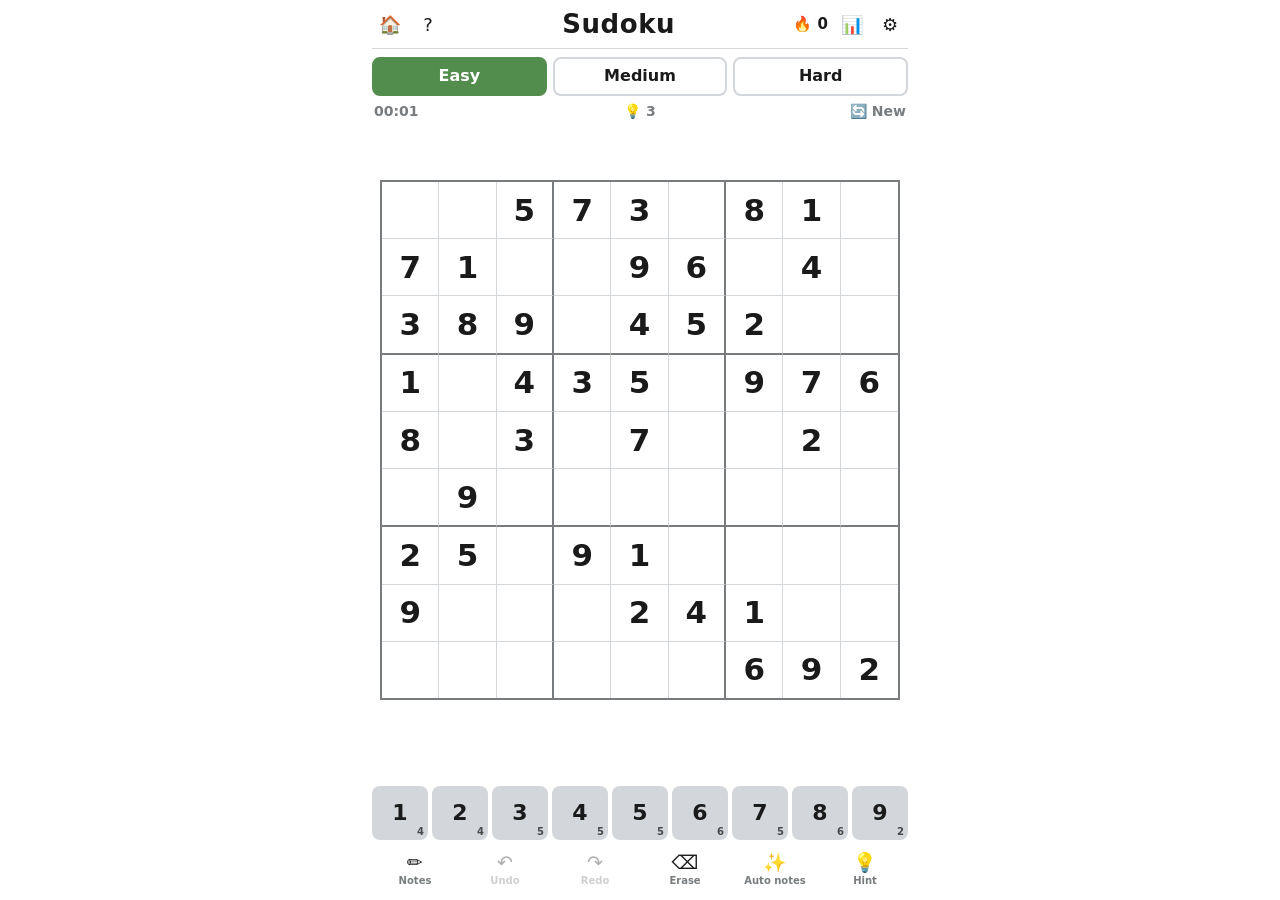
<file: sudoku/index.html>
<!doctype html>
<html lang="es">
<head>
<meta charset="utf-8">
<meta name="viewport" content="width=device-width,initial-scale=1,viewport-fit=cover,user-scalable=no">
<meta name="theme-color" content="#121213">
<meta name="description" content="Sudoku con notas automáticas, tres niveles de dificultad, racha de victorias y partidas ilimitadas.">
<title>Sudoku · Pasatiempos</title>
<script src="../shared.js"></script>
<link rel="stylesheet" href="../shared.css">
<link rel="icon" href="data:image/svg+xml,%3Csvg xmlns='http://www.w3.org/2000/svg' viewBox='0 0 32 32'%3E%3Crect width='32' height='32' rx='6' fill='%231565c0'/%3E%3Cpath d='M11 4v24M21 4v24M4 11h24M4 21h24' stroke='white' stroke-width='2'/%3E%3C/svg%3E">
<style>
body{background:var(--bg);color:var(--fg);font:16px/1.4 system-ui,-apple-system,"Segoe UI",Roboto,sans-serif;display:flex;flex-direction:column;
max-width:560px;margin:0 auto;padding:env(safe-area-inset-top) 12px env(safe-area-inset-bottom);overflow:hidden;touch-action:manipulation;user-select:none}
header{display:flex;align-items:center;justify-content:space-between;gap:6px;padding:6px 0;border-bottom:1px solid var(--line)}
header .ib{width:36px;height:36px;font-size:18px}
h1{font-size:clamp(18px,5vw,26px);margin:0;font-weight:800;letter-spacing:.02em}
.hbar{display:flex;gap:2px;align-items:center;min-width:76px}.hbar:last-child{justify-content:flex-end}
.streak{font-weight:700;font-size:15px;padding:0 4px;white-space:nowrap}
#diff{margin:8px 0 4px}#diff button{padding:6px 8px}
.info{display:flex;justify-content:space-between;align-items:center;font-size:14px;font-weight:600;color:var(--muted);padding:2px 2px}
.info button{font-weight:700}
#timer{font-variant-numeric:tabular-nums;min-width:56px;text-align:left}
main{flex:1;min-height:0;display:flex;flex-direction:column;align-items:center;justify-content:center;gap:4px}
#wrap{position:relative;width:min(100%,calc(100dvh - 300px),520px);aspect-ratio:1}
#board{container-type:inline-size;display:grid;grid-template-columns:repeat(9,1fr);width:100%;height:100%;border:2px solid var(--muted);background:var(--bg);touch-action:manipulation}
#board.paused{filter:blur(14px)}
.c{position:relative;display:grid;place-items:center;border-right:1px solid var(--line);border-bottom:1px solid var(--line);cursor:pointer;min-width:0}
.c.cr{border-right:2px solid var(--muted)}.c.cb{border-bottom:2px solid var(--muted)}
.c.c8{border-right:0}.c.r8{border-bottom:0}
.c.peer{background:var(--peer)}.c.same{background:var(--same)}.c.sel{background:var(--sel)}
.c.err{background:var(--errbg)}.c.err .v{color:var(--err)}
.c.hint{outline:3px solid var(--ok);outline-offset:-3px;z-index:1}
.v{font-size:6cqw;font-weight:500;color:var(--mine);line-height:1}
.c.g .v{font-weight:800;color:var(--given)}
.nt{position:absolute;inset:0;display:grid;grid-template-columns:repeat(3,1fr);grid-template-rows:repeat(3,1fr);font-size:3.2cqw;line-height:1;color:var(--note);text-align:center;pointer-events:none}
.nt span{display:grid;place-items:center}
.nt span.hl{color:var(--fg);font-weight:800}
#pause{position:absolute;inset:0;display:grid;place-items:center;z-index:3}
#pause[hidden]{display:none}
#msg{min-height:22px;font-size:14px;font-weight:600;text-align:center;color:var(--muted);padding:0 6px}
#pad{display:grid;grid-template-columns:repeat(9,1fr);gap:4px;padding:4px 0}
.n{height:clamp(44px,7.5dvh,54px);border-radius:8px;background:var(--key);color:var(--key-fg);font-size:22px;font-weight:700;position:relative;transition:opacity .15s}
.n small{position:absolute;right:4px;bottom:1px;font-size:10px;font-weight:600;opacity:.75}
.n:active{filter:brightness(.9)}
.n.done{opacity:.25;pointer-events:none}
#pad.notes .n{background:var(--sel);color:var(--fg);font-size:17px}
.tools{display:grid;grid-template-columns:repeat(6,1fr);gap:4px;padding:2px 0 8px}
.tl{display:flex;flex-direction:column;align-items:center;gap:1px;padding:5px 0;border-radius:8px;font-size:10px;font-weight:600;color:var(--muted);line-height:1.2}
.tl b{font-size:19px;color:var(--fg);font-weight:400}
.tl:hover{background:var(--line)}
.tl[aria-pressed="true"]{background:var(--ok);color:#fff}.tl[aria-pressed="true"] b{color:#fff}
.tl:disabled{opacity:.35;cursor:default}
.help p{margin:8px 0;font-size:14px}
#load{position:fixed;inset:0;display:grid;place-items:center;background:var(--bg);z-index:20;font-weight:700;color:var(--muted)}
#load[hidden]{display:none}
@keyframes win{40%{transform:scale(1.03)}}
#board.won{animation:win .6s}
.times{display:grid;grid-template-columns:1fr 1fr;gap:6px;margin:0 0 14px;text-align:center}
.times b{display:block;font-size:22px}.times span{font-size:11px;color:var(--muted)}
</style>
</head>
<body>
<header>
  <div class="hbar"><a class="ib" href="../" aria-label="Pasatiempos" title="Pasatiempos">🏠</a><button class="ib" id="bHelp" aria-label="Ayuda">?</button></div>
  <h1>Sudoku</h1>
  <div class="hbar"><span class="streak" id="streak" title="Racha"></span><button class="ib" id="bStats" aria-label="Estadísticas">📊</button><button class="ib" id="bSet" aria-label="Ajustes">⚙️</button></div>
</header>
<div class="seg" id="diff" role="group"></div>
<div class="info"><button id="timer" aria-label="Pausa">00:00</button><span id="hints"></span><button id="bNew"></button></div>
<main>
  <div id="wrap"><div id="board" role="grid"></div><div id="pause" hidden><button class="btn main" id="bResume"></button></div></div>
  <div id="msg" aria-live="polite"></div>
</main>
<div id="pad"></div>
<div class="tools">
  <button class="tl" id="tNotes" aria-pressed="false"><b>✏️</b><span></span></button>
  <button class="tl" id="tUndo"><b>↶</b><span></span></button>
  <button class="tl" id="tRedo"><b>↷</b><span></span></button>
  <button class="tl" id="tErase"><b>⌫</b><span></span></button>
  <button class="tl" id="tAuto"><b>✨</b><span></span></button>
  <button class="tl" id="tHint"><b>💡</b><span></span></button>
</div>
<div id="toast" role="status"></div>
<div id="load">…</div>

<dialog id="dHelp"><button class="ib x" data-close aria-label="Cerrar">✕</button><div class="help" id="helpBody"></div></dialog>
<dialog id="dStats"><button class="ib x" data-close aria-label="Cerrar">✕</button><div id="statsBody"></div></dialog>
<dialog id="dSet"><button class="ib x" data-close aria-label="Cerrar">✕</button><div id="setBody"></div></dialog>

<script src="engine.js"></script>
<script>
"use strict";
const E = SudokuEngine, DIFFS = ["easy", "medium", "hard"], HINTS = 3;
const T = {
  es: {
    easy: "Fácil", medium: "Medio", hard: "Difícil", newG: "🔄 Nuevo", pause: "Pausa", resume: "Continuar", hintsL: (n) => `💡 ${n}`,
    notes: "Notas", undo: "Deshacer", redo: "Rehacer", erase: "Borrar", auto: "Auto-notas", hint: "Pista",
    noHints: "Ya usaste las 3 pistas", abandon: "Si empiezas otra partida ahora, esta cuenta como perdida y tu racha vuelve a 0. ¿Continuar?",
    won: "¡Sudoku resuelto!", time: "Tiempo", best: "Mejor tiempo", avg: "Tiempo medio", hinted: "con pistas",
    played: "Jugadas", winPct: "% Victorias", streak: "Racha", bestStreak: "Mejor racha", stats: "Estadísticas", settings: "Ajustes",
    language: "Idioma", theme: "Modo oscuro", cb: "Colores para daltónicos", themeAuto: "Auto", on: "Sí", off: "No", next: "Siguiente",
    gen: "Generando…", notesOn: "Modo notas activado", notesOff: "Modo notas desactivado", autoDone: "Notas rellenadas",
    hNaked: (d) => `Esta casilla solo admite el ${d}`, hHidden: (d, u) => `El ${d} solo cabe aquí en ${u}`, hReveal: (d) => `Prueba con el ${d}`,
    hWrong: (d) => `Esta casilla tiene un error: aquí va el ${d}`, units: { row: "su fila", col: "su columna", box: "su bloque" },
    helpT: "Cómo jugar",
    h1: "Rellena la cuadrícula para que cada fila, columna y bloque de 3×3 tenga los números del 1 al 9 sin repetir.",
    h2: "✏️ Notas: activa el modo notas y toca varios números para anotar posibles candidatos en una casilla. Cuando colocas un número, desaparece automáticamente de las notas de su fila, columna y bloque.",
    h3: "✨ Auto-notas rellena todos los candidatos de las casillas vacías de una vez. ↶ Deshacer también restaura las notas que se habían borrado.",
    h4: "💡 Tienes 3 pistas por partida. La racha cuenta las victorias seguidas por dificultad; si pierdes o abandonas una partida empezada, vuelve a 0.",
    h5: "Teclado: 1–9 colocan, Mayús+1–9 anotan, N cambia de modo, flechas mueven, Supr borra, Ctrl+Z deshace.",
    cell: (r, c, v) => `Fila ${r}, columna ${c}${v ? ", " + v : ", vacía"}`,
  },
  en: {
    easy: "Easy", medium: "Medium", hard: "Hard", newG: "🔄 New", pause: "Pause", resume: "Resume", hintsL: (n) => `💡 ${n}`,
    notes: "Notes", undo: "Undo", redo: "Redo", erase: "Erase", auto: "Auto notes", hint: "Hint",
    noHints: "You've used all 3 hints", abandon: "If you start another game now, this one counts as a loss and your streak resets to 0. Continue?",
    won: "Sudoku solved!", time: "Time", best: "Best time", avg: "Average time", hinted: "with hints",
    played: "Played", winPct: "Win %", streak: "Streak", bestStreak: "Best streak", stats: "Statistics", settings: "Settings",
    language: "Language", theme: "Dark mode", cb: "Colorblind colors", themeAuto: "Auto", on: "On", off: "Off", next: "Next",
    gen: "Generating…", notesOn: "Notes mode on", notesOff: "Notes mode off", autoDone: "Notes filled in",
    hNaked: (d) => `This cell can only be ${d}`, hHidden: (d, u) => `${d} can only go here in ${u}`, hReveal: (d) => `Try ${d} here`,
    hWrong: (d) => `This cell has a mistake: it should be ${d}`, units: { row: "its row", col: "its column", box: "its box" },
    helpT: "How to play",
    h1: "Fill the grid so every row, column and 3×3 box contains the numbers 1 to 9 with no repeats.",
    h2: "✏️ Notes: turn on notes mode and tap several numbers to pencil in candidates for a cell. When you place a number, it's automatically removed from the notes in its row, column and box.",
    h3: "✨ Auto notes fills in every candidate for all empty cells at once. ↶ Undo also restores any notes that were removed.",
    h4: "💡 You get 3 hints per game. Your streak counts consecutive wins per difficulty; losing or abandoning a started game resets it to 0.",
    h5: "Keyboard: 1–9 place, Shift+1–9 note, N toggles mode, arrows move, Delete erases, Ctrl+Z undoes.",
    cell: (r, c, v) => `Row ${r}, column ${c}${v ? ", " + v : ", empty"}`,
  },
};

/* ---------- utilidades ---------- */
const $ = (id) => document.getElementById(id);
const el = (tag, cls, txt) => { const e = document.createElement(tag); if (cls) e.className = cls; if (txt != null) e.textContent = txt; return e; };
let UI = PAS.prefs().ui || ((navigator.language || "es").startsWith("en") ? "en" : "es");
const t = () => T[UI];
const fmt = (ms) => { const s = Math.floor(ms / 1000); return `${String(Math.floor(s / 60)).padStart(2, "0")}:${String(s % 60).padStart(2, "0")}`; };
const BIT = E.BIT, POP = E.POP;
const isPeer = new Uint8Array(81 * 81);
for (let i = 0; i < 81; i++) for (const p of E.PEERS[i]) isPeer[i * 81 + p] = 1;

/* ---------- estado ---------- */
let S = Object.assign({ diff: "easy" }, PAS.get("sd.settings", {}));
if (!DIFFS.includes(S.diff)) S.diff = "easy";
let G = null, cells = [], dirty = true;
const saveSettings = () => PAS.set("sd.settings", S);

/* ---------- estadísticas ---------- */
const getStats = (d = S.diff) => Object.assign({ played: 0, wins: 0, streak: 0, best: 0, bestTime: 0, totalTime: 0 }, PAS.get("sd.stats." + d, {}));
function recordResult(win, ms, hinted) {
  const s = getStats(G.diff); s.played++;
  if (win) { s.wins++; s.streak++; s.best = Math.max(s.best, s.streak); s.totalTime += ms; if (!hinted && (!s.bestTime || ms < s.bestTime)) s.bestTime = ms; }
  else s.streak = 0;
  PAS.set("sd.stats." + G.diff, s); renderStreak();
}
const renderStreak = () => { $("streak").textContent = "🔥 " + getStats().streak; };

/* ---------- partida ---------- */
const progress = () => { if (!G || G.over) return false; for (let i = 0; i < 81; i++) if (!G.given[i] && G.vals[i]) return true; return false; };
function save() {
  if (!G) return;
  PAS.set("sd.game", { diff: G.diff, puzzle: G.puzzle, solution: G.solution, vals: Array.from(G.vals).join(""), notes: Array.from(G.notes), elapsed: Math.round(G.elapsed), hintsLeft: G.hintsLeft, hinted: G.hinted, over: G.over, won: G.won, noteMode: G.noteMode });
}
function makeGame(p, saved) {
  const given = Array.from(p.puzzle, (c) => c !== "0");
  G = {
    diff: p.difficulty || p.diff, puzzle: p.puzzle, solution: p.solution, given,
    vals: Int8Array.from((saved ? saved.vals : p.puzzle).split(""), Number), sol: Int8Array.from(p.solution.split(""), Number),
    notes: saved ? Int16Array.from(saved.notes) : new Int16Array(81), undo: [], redo: [], sel: -1, hintCell: -1,
    elapsed: saved ? saved.elapsed : 0, hintsLeft: saved ? saved.hintsLeft : HINTS, hinted: saved ? saved.hinted : false,
    over: saved ? saved.over : false, won: saved ? saved.won : false, noteMode: saved ? !!saved.noteMode : false, paused: false, last: performance.now(),
  };
}
async function newGame(diff, resume) {
  if (diff && diff !== S.diff) { S.diff = diff; saveSettings(); }
  $("load").hidden = false; $("load").textContent = t().gen;
  await new Promise((r) => setTimeout(r, 30));            // deja pintar el aviso antes de generar
  const saved = resume && PAS.get("sd.game", null);
  if (saved && typeof saved.puzzle === "string" && saved.puzzle.length === 81 && saved.diff === S.diff) makeGame(saved, saved);
  else makeGame(E.generate(S.diff), null);
  buildPad(); renderAll(); $("load").hidden = true; setMsg(""); save();
  if (G.over) showResult();
}
async function requestNew(diff) {
  if (progress()) { if (!confirm(t().abandon)) return false; recordResult(false, G.elapsed, G.hinted); G.over = true; }
  PAS.set("sd.game", null); await newGame(diff || S.diff, false); return true;
}

/* ---------- jugadas con historial (deshacer/rehacer incluye las notas borradas) ---------- */
function commit(changes) {
  if (!changes.length) return;
  G.undo.push(changes); if (G.undo.length > 300) G.undo.shift(); G.redo = [];
  G.hintCell = -1; setMsg(""); dirty = true; renderAll(); save(); checkWin();
}
function placeDigit(i, d) {
  const ch = [[i, G.vals[i], G.notes[i], d, 0]];
  for (const p of E.PEERS[i]) if (G.notes[p] & BIT[d]) ch.push([p, G.vals[p], G.notes[p], G.vals[p], G.notes[p] & ~BIT[d]]);   // borrado automático de notas
  for (const c of ch) { G.vals[c[0]] = c[3]; G.notes[c[0]] = c[4]; }
  commit(ch);
}
function inputDigit(d, asNote) {
  if (!G || G.over || G.paused || G.sel < 0) return;
  const i = G.sel; if (G.given[i]) return;
  if (asNote === undefined ? G.noteMode : asNote) {
    if (G.vals[i]) return;
    const old = G.notes[i], nw = old ^ BIT[d];
    G.notes[i] = nw; commit([[i, 0, old, 0, nw]]);
  } else if (G.vals[i] === d) eraseCell();
  else placeDigit(i, d);
}
function eraseCell() {
  if (!G || G.over || G.paused || G.sel < 0) return; const i = G.sel;
  if (G.given[i] || (!G.vals[i] && !G.notes[i])) return;
  const c = [i, G.vals[i], G.notes[i], 0, 0]; G.vals[i] = 0; G.notes[i] = 0; commit([c]);
}
function step(from, to, idx) {          // aplica una jugada hacia atrás (idx 1,2) o hacia delante (idx 3,4)
  const list = from.pop(); to.push(list);
  for (const c of idx ? list.slice().reverse() : list) { G.vals[c[0]] = idx ? c[1] : c[3]; G.notes[c[0]] = idx ? c[2] : c[4]; }
  G.hintCell = -1; dirty = true; renderAll(); save();
}
const undo = () => { if (G && !G.over && !G.paused && G.undo.length) step(G.undo, G.redo, true); };
const redo = () => { if (G && !G.over && !G.paused && G.redo.length) step(G.redo, G.undo, false); };
function autoNotes() {
  if (!G || G.over || G.paused) return;
  const cand = E.candidatesOf(G.vals), ch = [];
  for (let i = 0; i < 81; i++) if (!G.vals[i] && G.notes[i] !== cand[i]) ch.push([i, 0, G.notes[i], 0, cand[i]]);
  for (const c of ch) G.notes[c[0]] = c[4];
  commit(ch); toast(t().autoDone);
}
function useHint() {
  if (!G || G.over || G.paused) return;
  if (G.hintsLeft <= 0) return toast(t().noHints);
  const h = E.hint(G.vals, G.solution); if (!h) return;
  G.hintsLeft--; G.hinted = true; G.sel = h.cell; G.hintCell = h.cell;
  const wrong = G.vals[h.cell] && G.vals[h.cell] !== h.digit;
  setMsg(wrong ? t().hWrong(h.digit) : h.kind === "naked" ? t().hNaked(h.digit) : h.kind === "hidden" ? t().hHidden(h.digit, t().units[h.unit]) : t().hReveal(h.digit));
  dirty = true; renderAll(); save();
}
function checkWin() {
  if (G.over) return;
  for (let i = 0; i < 81; i++) if (!G.vals[i] || G.vals[i] !== G.sol[i]) return;
  G.over = true; G.won = true; G.sel = -1; tickTime(); recordResult(true, G.elapsed, G.hinted); save();
  $("board").classList.add("won"); renderAll(); setTimeout(showResult, 700);
}

/* ---------- cronómetro ---------- */
function tickTime() { const n = performance.now(); if (!G.paused && !G.over && !document.hidden) G.elapsed += n - G.last; G.last = n; $("timer").textContent = fmt(G.elapsed); }
function setPause(p) {
  if (!G || G.over) return; tickTime(); G.paused = p; $("pause").hidden = !p; $("board").classList.toggle("paused", p); $("timer").textContent = (p ? "⏸ " : "") + fmt(G.elapsed); if (p) save();
}
setInterval(() => { if (G) { tickTime(); if (!G.over && Math.floor(G.elapsed / 1000) % 5 === 0) save(); } }, 500);
document.addEventListener("visibilitychange", () => { if (G) { tickTime(); if (document.hidden) { if (!G.over) setPause(true); save(); } } });
addEventListener("pagehide", () => { if (G) { tickTime(); save(); } });

/* ---------- interfaz ---------- */
function buildBoard() {
  const b = $("board"); b.textContent = ""; cells = [];
  for (let i = 0; i < 81; i++) {
    const r = (i / 9) | 0, c = i % 9, d = el("div", "c" + (c % 3 === 2 && c < 8 ? " cr" : "") + (r % 3 === 2 && r < 8 ? " cb" : "") + (c === 8 ? " c8" : "") + (r === 8 ? " r8" : ""));
    d.dataset.i = i; d.setAttribute("role", "gridcell");
    const v = el("span", "v"), nt = el("div", "nt"); for (let k = 0; k < 9; k++) nt.appendChild(el("span"));
    d.append(v, nt); b.appendChild(d); cells.push({ d, v, nt, ns: [...nt.children], key: "" });
  }
}
function buildPad() {
  const p = $("pad"); p.textContent = "";
  for (let d = 1; d <= 9; d++) { const b = el("button", "n", String(d)); b.dataset.d = d; b.appendChild(el("small")); p.appendChild(b); }
}
function renderAll() {
  if (!G) return;
  const s = G.sel, sv = s >= 0 ? G.vals[s] : 0, err = new Uint8Array(81), count = new Uint8Array(10);
  for (let i = 0; i < 81; i++) {
    const v = G.vals[i]; if (!v) continue; count[v]++;
    for (const p of E.PEERS[i]) if (G.vals[p] === v) { err[i] = 1; break; }
  }
  for (let i = 0; i < 81; i++) {
    const c = cells[i], v = G.vals[i], n = G.notes[i];
    let cls = "c" + c.d.className.slice(1).replace(/ (g|sel|peer|same|err|hint)\b/g, "");
    if (G.given[i]) cls += " g"; if (i === s) cls += " sel"; else if (s >= 0 && isPeer[s * 81 + i]) cls += " peer";
    if (sv && v === sv && i !== s) cls += " same"; if (err[i]) cls += " err"; if (i === G.hintCell) cls += " hint";
    const key = cls + "|" + v + "|" + n + "|" + (v ? 0 : sv);
    if (key === c.key) continue; c.key = key; c.d.className = cls;
    c.v.textContent = v || "";
    for (let k = 0; k < 9; k++) { const on = !v && (n & BIT[k + 1]); c.ns[k].textContent = on ? k + 1 : ""; c.ns[k].className = on && sv === k + 1 ? "hl" : ""; }
    c.d.setAttribute("aria-label", t().cell((i / 9 | 0) + 1, i % 9 + 1, v));
  }
  $("pad").classList.toggle("notes", G.noteMode);
  document.querySelectorAll("#pad .n").forEach((b) => { const d = +b.dataset.d, left = 9 - count[d]; b.classList.toggle("done", left <= 0 || G.over); b.lastChild.textContent = left > 0 ? left : ""; });
  $("tNotes").setAttribute("aria-pressed", String(G.noteMode));
  $("tUndo").disabled = !G.undo.length || G.over; $("tRedo").disabled = !G.redo.length || G.over;
  $("tErase").disabled = G.over; $("tAuto").disabled = G.over; $("tHint").disabled = G.over || G.hintsLeft <= 0;
  $("hints").textContent = t().hintsL(G.hintsLeft); $("timer").textContent = (G.paused ? "⏸ " : "") + fmt(G.elapsed);
}
function setMsg(m) { $("msg").textContent = m || ""; }
function toast(m, ms = 1500) { const e = $("toast"); e.textContent = m; e.classList.add("on"); clearTimeout(toast.id); toast.id = setTimeout(() => e.classList.remove("on"), ms); }
function renderStatic() {
  document.documentElement.lang = UI;
  const d = $("diff"); d.textContent = "";
  DIFFS.forEach((k) => { const b = el("button", "", t()[k]); b.setAttribute("aria-pressed", String(k === S.diff)); b.onclick = () => { if (k !== S.diff || (G && G.over)) requestNew(k); }; d.appendChild(b); });
  $("bNew").textContent = t().newG; $("bResume").textContent = t().resume;
  $("tNotes").lastChild.textContent = t().notes; $("tUndo").lastChild.textContent = t().undo; $("tRedo").lastChild.textContent = t().redo;
  $("tErase").lastChild.textContent = t().erase; $("tAuto").lastChild.textContent = t().auto; $("tHint").lastChild.textContent = t().hint;
  $("timer").title = t().pause; renderStreak();
  if (G) { cells.forEach((c) => (c.key = "")); renderAll(); }
}

/* ---------- diálogos ---------- */
const openDlg = (d) => { if (!d.open) d.showModal(); };
document.querySelectorAll("[data-close]").forEach((b) => b.addEventListener("click", () => b.closest("dialog").close()));
document.querySelectorAll("dialog").forEach((d) => d.addEventListener("click", (e) => { if (e.target === d) d.close(); }));
function seg(parent, title, items, current, onPick) {
  const o = el("div", "opt"); o.appendChild(el("p", "", title)); const s = el("div", "seg");
  items.forEach(([v, label]) => { const b = el("button", "", label); b.setAttribute("aria-pressed", String(v === current)); b.onclick = () => onPick(v); s.appendChild(b); });
  o.appendChild(s); parent.appendChild(o);
}
function statsBlock(body, d) {
  const s = getStats(d), g = el("div", "stats");
  [[s.played, t().played], [s.played ? Math.round((s.wins / s.played) * 100) : 0, t().winPct], [s.streak, t().streak], [s.best, t().bestStreak]].forEach(([v, l]) => { const c = el("div"); c.append(el("b", "", v), el("span", "", l)); g.appendChild(c); });
  body.appendChild(g);
  const tm = el("div", "times");
  [[s.bestTime ? fmt(s.bestTime) : "–", t().best], [s.wins ? fmt(s.totalTime / s.wins) : "–", t().avg]].forEach(([v, l]) => { const c = el("div"); c.append(el("b", "", v), el("span", "", l)); tm.appendChild(c); });
  body.appendChild(tm);
}
function showStats(d = S.diff) {
  const b = $("statsBody"); b.textContent = ""; b.appendChild(el("h2", "", t().stats));
  seg(b, "", DIFFS.map((k) => [k, t()[k]]), d, (k) => showStats(k)); statsBlock(b, d); openDlg($("dStats"));
}
function showResult() {
  const b = $("statsBody"); b.textContent = "";
  const res = el("div", "res"); res.append(el("div", "w", t().won), el("p", "", `${t()[G.diff]} · ${fmt(G.elapsed)}${G.hinted ? " · " + t().hinted : ""}`)); b.appendChild(res);
  statsBlock(b, G.diff);
  const a = el("div", "acts"), nx = el("button", "btn main", t().next); nx.onclick = () => { $("dStats").close(); requestNew(S.diff); }; a.appendChild(nx); b.appendChild(a);
  openDlg($("dStats"));
}
function showSettings() {
  const b = $("setBody"); b.textContent = ""; b.appendChild(el("h2", "", t().settings));
  const P = PAS.prefs();
  seg(b, t().language, [["es", "Español"], ["en", "English"]], UI, (v) => { UI = v; PAS.setPrefs({ ui: v }); renderStatic(); showSettings(); });
  seg(b, t().theme, [["auto", t().themeAuto], ["dark", t().on], ["light", t().off]], P.theme || "auto", (v) => { PAS.setPrefs({ theme: v }); showSettings(); });
  seg(b, t().cb, [[true, t().on], [false, t().off]], !!P.cb, (v) => { PAS.setPrefs({ cb: v }); showSettings(); });
  openDlg($("dSet"));
}
function showHelp() {
  const b = $("helpBody"); b.textContent = ""; b.appendChild(el("h2", "", t().helpT));
  [t().h1, t().h2, t().h3, t().h4, t().h5].forEach((x) => b.appendChild(el("p", "", x))); openDlg($("dHelp"));
}

/* ---------- eventos ---------- */
function select(i) { if (!G || G.paused) return; G.sel = i; G.hintCell = G.hintCell === i ? i : -1; renderAll(); }
$("board").addEventListener("pointerdown", (e) => { const c = e.target.closest(".c"); if (c) { e.preventDefault(); select(+c.dataset.i); } });
$("pad").addEventListener("click", (e) => { const b = e.target.closest(".n"); if (b) inputDigit(+b.dataset.d); });
$("tNotes").onclick = () => { if (!G || G.over) return; G.noteMode = !G.noteMode; renderAll(); save(); setMsg(G.noteMode ? t().notesOn : ""); };
$("tUndo").onclick = undo; $("tRedo").onclick = redo; $("tErase").onclick = eraseCell; $("tAuto").onclick = autoNotes; $("tHint").onclick = useHint;
$("timer").onclick = () => setPause(!G.paused); $("bResume").onclick = () => setPause(false);
$("bNew").onclick = () => requestNew(S.diff);
$("bHelp").onclick = showHelp; $("bStats").onclick = () => showStats(); $("bSet").onclick = showSettings;
document.addEventListener("keydown", (e) => {
  if (document.querySelector("dialog[open]") || !G) return;
  const k = e.key;
  if ((e.ctrlKey || e.metaKey) && !e.altKey) { if (k.toLowerCase() === "z") { e.preventDefault(); e.shiftKey ? redo() : undo(); } else if (k.toLowerCase() === "y") { e.preventDefault(); redo(); } return; }
  if (e.altKey) return;
  const m = /^Digit([1-9])$/.exec(e.code) || /^Numpad([1-9])$/.exec(e.code);
  if (m) { e.preventDefault(); inputDigit(+m[1], e.shiftKey ? true : undefined); }
  else if (k === "Backspace" || k === "Delete" || k === "0") { e.preventDefault(); eraseCell(); }
  else if (k.toLowerCase() === "n") { $("tNotes").click(); }
  else if (k.startsWith("Arrow")) {
    e.preventDefault(); if (G.paused) return;
    if (G.sel < 0) return select(40);
    let r = (G.sel / 9) | 0, c = G.sel % 9;
    if (k === "ArrowUp") r = Math.max(0, r - 1); else if (k === "ArrowDown") r = Math.min(8, r + 1); else if (k === "ArrowLeft") c = Math.max(0, c - 1); else c = Math.min(8, c + 1);
    select(r * 9 + c);
  }
});

/* ---------- arranque ---------- */
buildBoard(); renderStatic(); newGame(S.diff, true);
PAS.registerSW("../sw.js");
</script>
</body>
</html>
</file>
<file: shared.css>
/* Estilos comunes de Pasatiempos: tema claro/oscuro, botones, diálogos, estadísticas */
:root{--bg:#fff;--fg:#1a1a1b;--muted:#787c7e;--line:#d3d6da;--key:#d3d6da;--key-fg:#1a1a1b;--tile-b:#878a8c;
--ok:#538d4e;--mid:#b59f3b;--no:#787c7e;--card:#fff;--shadow:0 8px 30px #0003}
:root[data-cb="1"]{--ok:#f5793a;--mid:#85c0f9}
@media(prefers-color-scheme:dark){:root:not([data-theme="light"]){--bg:#121213;--fg:#fff;--muted:#818384;--line:#3a3a3c;--key:#818384;--key-fg:#fff;--tile-b:#565758;--no:#3a3a3c;--card:#1d1d1f}}
:root[data-theme="dark"]{--bg:#121213;--fg:#fff;--muted:#818384;--line:#3a3a3c;--key:#818384;--key-fg:#fff;--tile-b:#565758;--no:#3a3a3c;--card:#1d1d1f}
*{box-sizing:border-box;-webkit-tap-highlight-color:transparent}
html,body{height:100%;margin:0}
button{font:inherit;color:inherit;background:none;border:0;cursor:pointer;padding:0}
.ib{text-decoration:none;color:inherit;width:40px;height:40px;border-radius:8px;font-size:20px;display:grid;place-items:center}
.ib:hover,.ib:focus-visible{background:var(--line)}
.btn{padding:8px 14px;border-radius:999px;border:1px solid var(--line);font-weight:600;font-size:14px}
.btn:hover{background:var(--line)}
.btn.main{background:var(--ok);border-color:var(--ok);color:#fff}
.btn:disabled{opacity:.4;cursor:default}
#toast{position:fixed;top:70px;left:50%;transform:translateX(-50%);background:var(--fg);color:var(--bg);padding:10px 16px;border-radius:8px;font-weight:700;font-size:14px;opacity:0;pointer-events:none;transition:opacity .2s;z-index:30;max-width:90vw;text-align:center}
#toast.on{opacity:1}
dialog{border:0;border-radius:14px;background:var(--card);color:var(--fg);padding:20px;width:min(92vw,420px);max-height:90dvh;box-shadow:var(--shadow);user-select:text}
dialog::backdrop{background:#0008}
dialog h2{margin:0 0 12px;font-size:18px;text-align:center;text-transform:uppercase;letter-spacing:.05em}
.x{position:absolute;right:10px;top:10px}
.stats{display:grid;grid-template-columns:repeat(4,1fr);text-align:center;gap:4px;margin-bottom:14px}
.stats b{display:block;font-size:30px;line-height:1.1}.stats span{font-size:11px;color:var(--muted)}
.dist{display:grid;grid-template-columns:14px 1fr;gap:4px 6px;align-items:center;font-size:13px;margin-bottom:14px}
.bar{background:var(--no);color:#fff;padding:1px 6px;text-align:right;min-width:20px;font-weight:700;border-radius:2px}
.bar.hl{background:var(--ok)}
.opt{margin:0 0 14px}.opt p{margin:0 0 6px;font-weight:700;font-size:13px;color:var(--muted);text-transform:uppercase;letter-spacing:.05em}
.seg{display:flex;gap:6px;flex-wrap:wrap}
.seg button{flex:1;min-width:48px;padding:8px 10px;border:2px solid var(--line);border-radius:8px;font-weight:700}
.seg button[aria-pressed="true"]{border-color:var(--ok);background:var(--ok);color:#fff}
.opt small{display:block;margin-top:4px;color:var(--muted);font-size:12px}
.chk{display:flex;gap:10px;align-items:center;margin:8px 0;font-size:15px}
.res{text-align:center;margin-bottom:12px}
.res .w{font-size:28px;font-weight:800;text-transform:uppercase;letter-spacing:.08em}
.res p{margin:4px 0}
.acts{display:flex;gap:8px;justify-content:center;flex-wrap:wrap;margin-top:6px}
@media(prefers-reduced-motion:reduce){*{animation-duration:.01s!important;animation-delay:0s!important;transition:none!important}}

/* variables extra del Sudoku y la home (no molestan a otros juegos) */
:root{--sel:#bbdefb;--peer:#eceff1;--same:#c5e1a5;--errbg:#ffcdd2;--err:#c62828;--given:#1a1a1b;--mine:#1565c0;--note:#5f6368}
:root[data-cb="1"]{--same:#ffe0b2}
@media(prefers-color-scheme:dark){:root:not([data-theme="light"]){--sel:#27506f;--peer:#232427;--same:#3b5a2f;--errbg:#5a2327;--err:#ff8a80;--given:#fff;--mine:#82b1ff;--note:#9aa0a6}}
:root[data-theme="dark"]{--sel:#27506f;--peer:#232427;--same:#3b5a2f;--errbg:#5a2327;--err:#ff8a80;--given:#fff;--mine:#82b1ff;--note:#9aa0a6}
:root[data-theme="dark"][data-cb="1"]{--same:#6d4c1f}
a{color:inherit}
</file>
